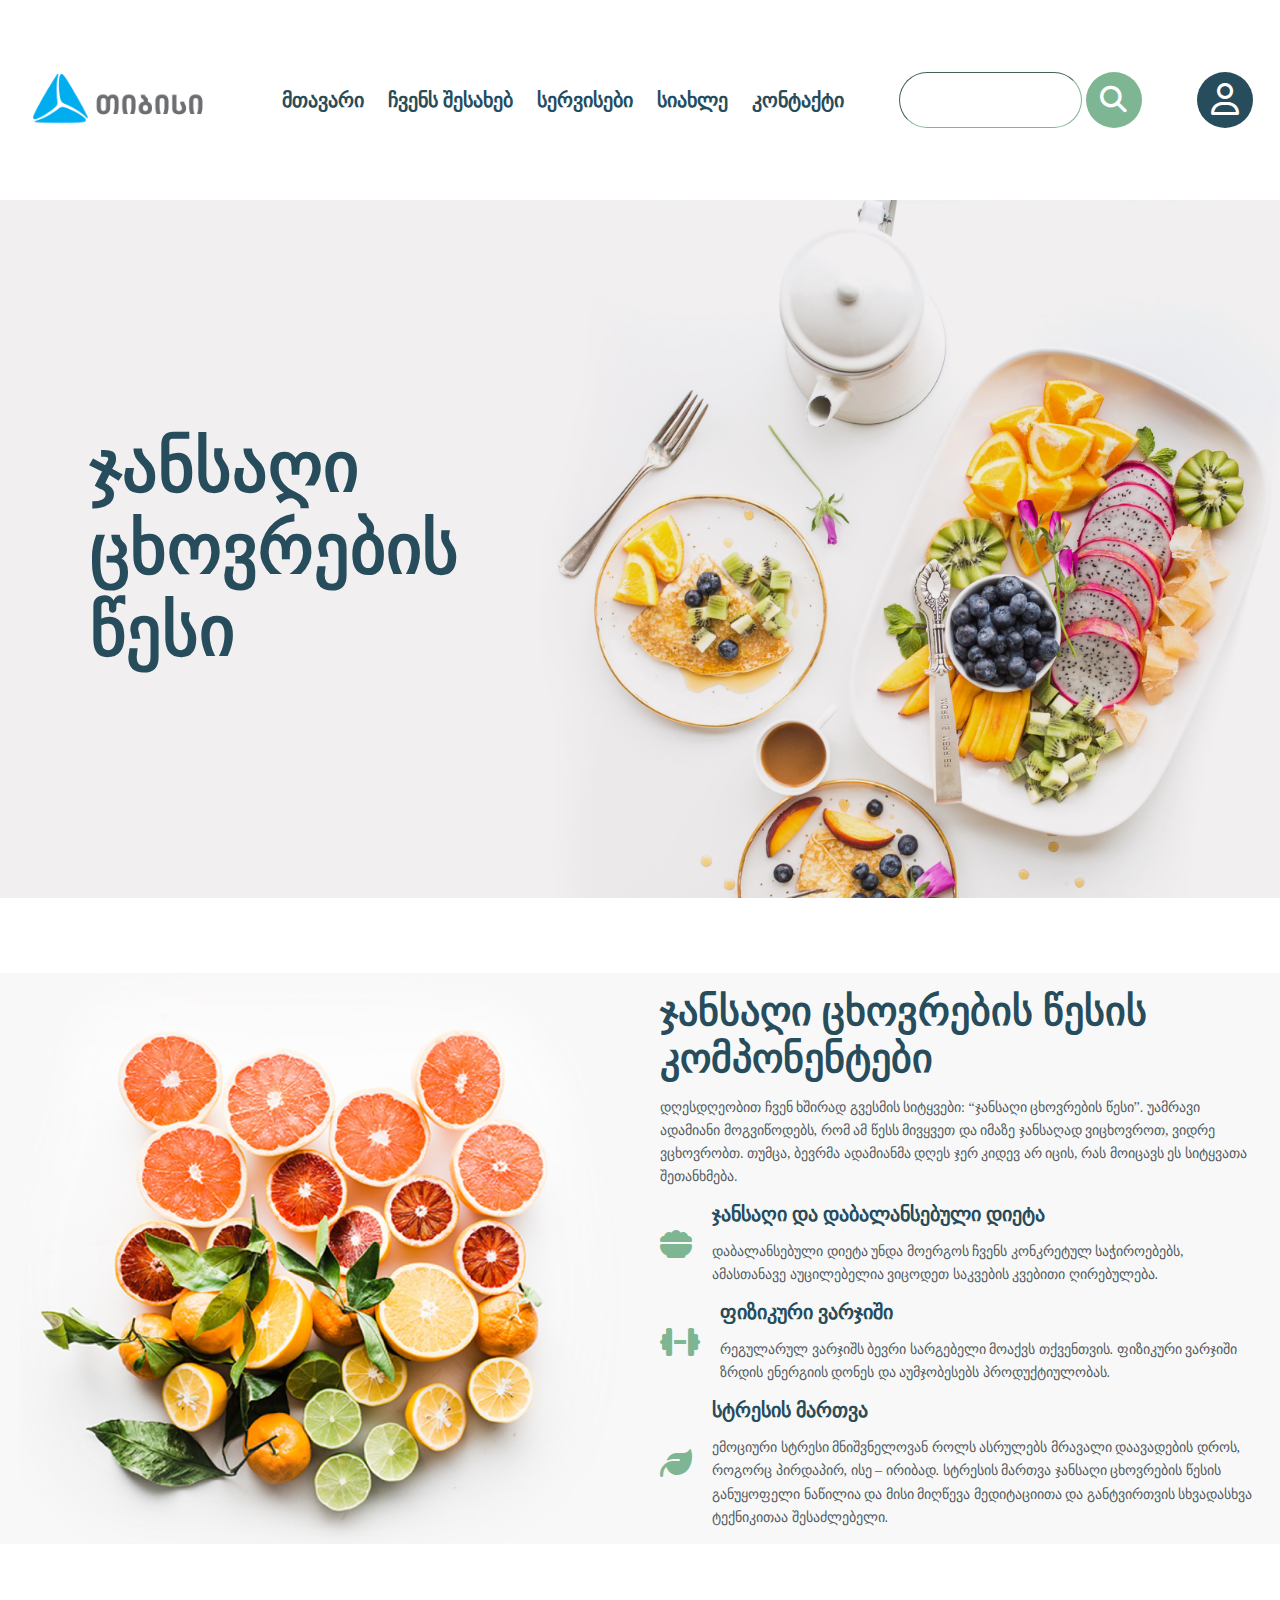
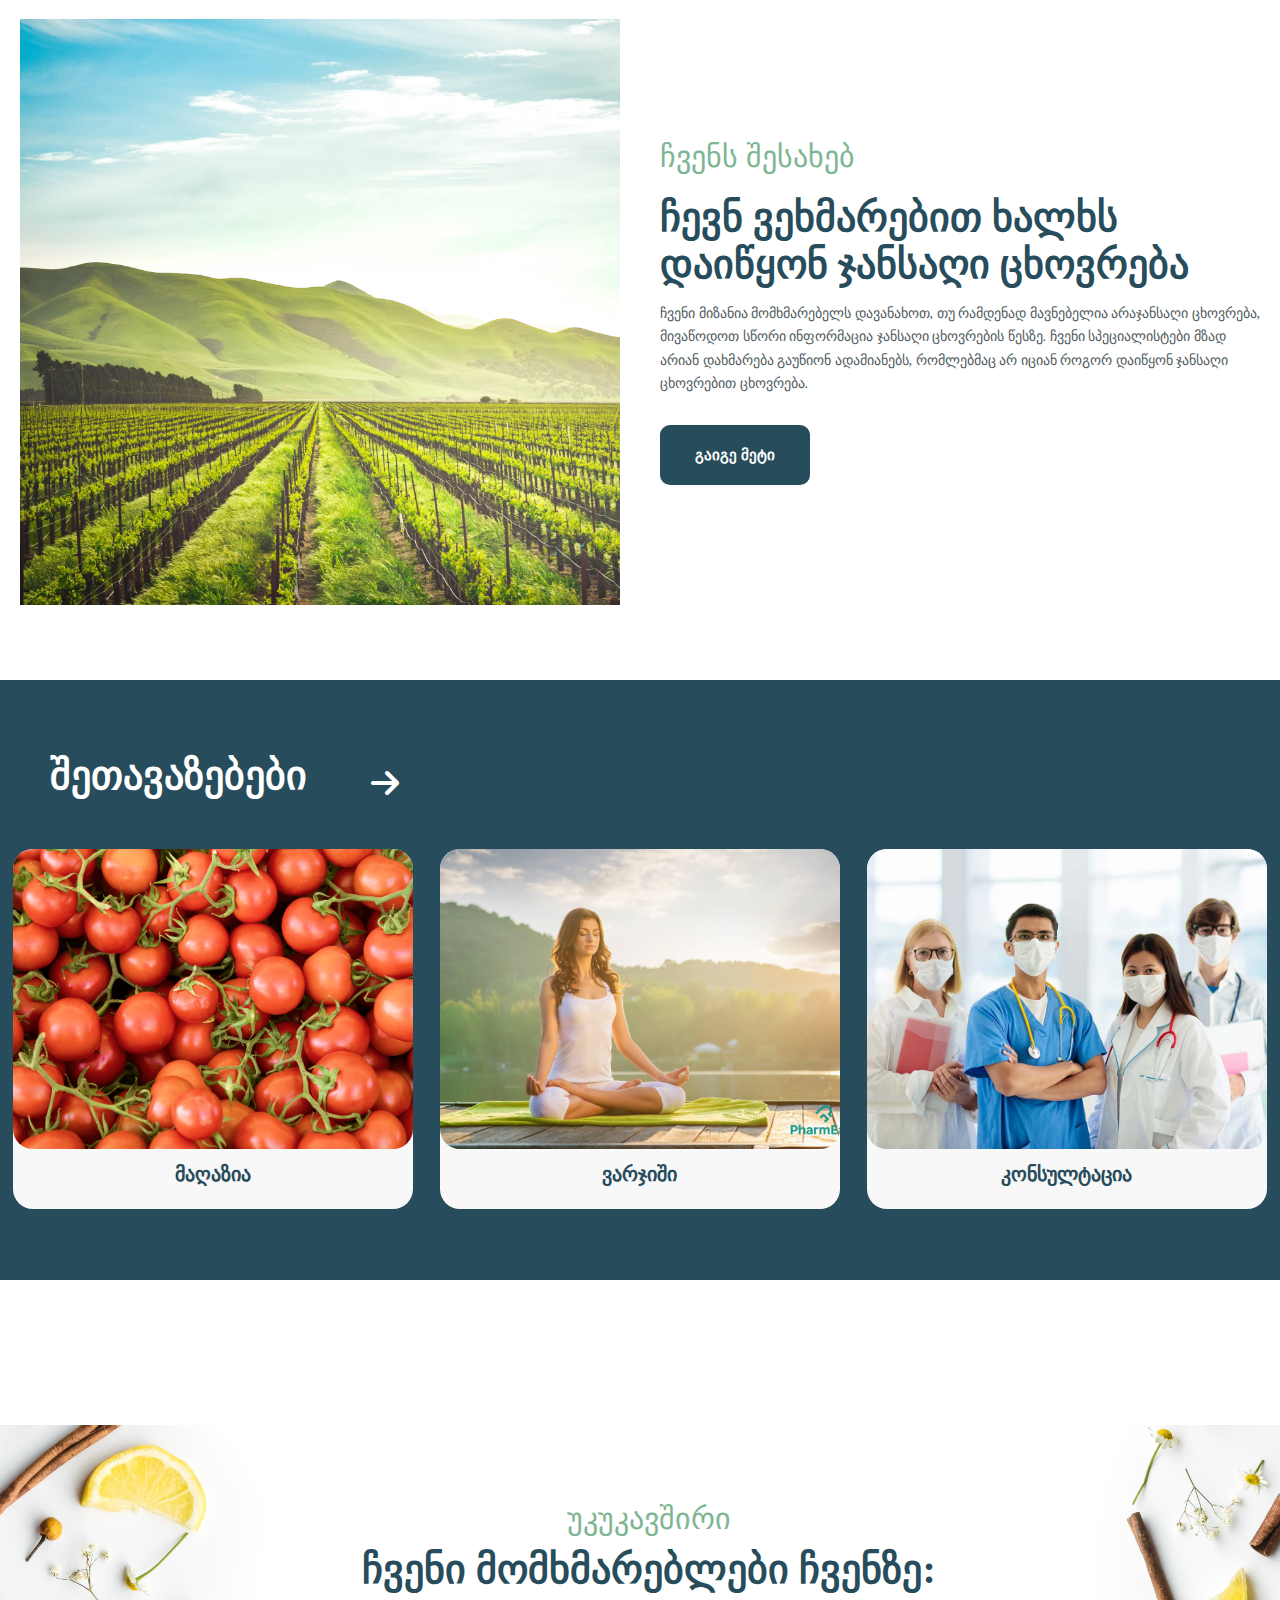
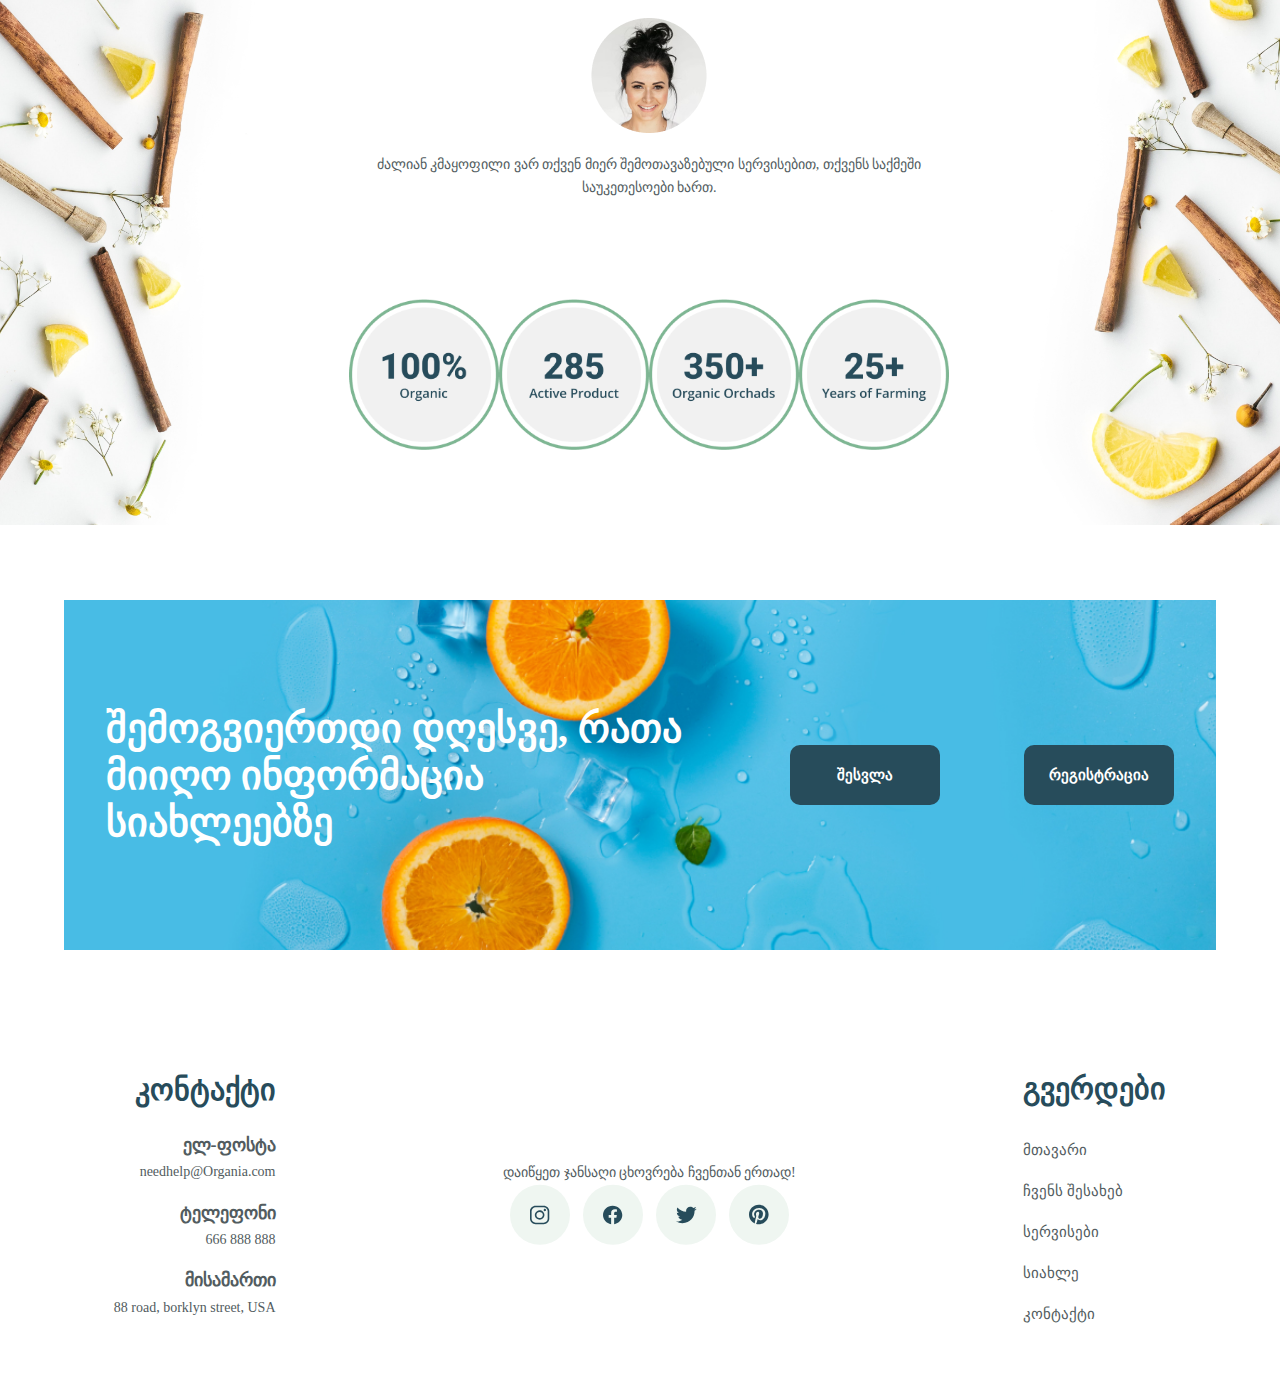
<file: index.html>
<!DOCTYPE html>
<html lang="en">
<head>
    <meta charset="UTF-8">
    <meta name="viewport" content="width=device-width, initial-scale=1.0">
    <title>ketevan paliani</title>
    <link rel="icon" href="https://static.wixstatic.com/shapes/dd97f4_88ccb0a32d854664ac028691bdad9ad7.svg">
    <link rel="stylesheet" 
    href="https://cdnjs.cloudflare.com/ajax/libs/font-awesome/6.4.0/css/all.min.css">
    <link rel="stylesheet" href="css/reset.css">
    <link rel="stylesheet" href="css/index.css">
    <link rel="stylesheet" href="css/indexmedia.css">
</head>
<body>
    <header>
        <a href="https://www.tbceducation.ge/"><img src="images/TBC.png" alt=""></a>
        <nav>
            <ul>
                <li>
                    <a>მთავარი</a>
                </li>
                <li>
                    <a href="pages/about.html">ჩვენს შესახებ</a>
                </li>
                <li>
                    <a href="pages/services.html">სერვისები</a>
                </li>
                <li>
                    <a href="pages/news.html">სიახლე</a>
                </li>
                <li>
                    <a href="pages/contact.html">კონტაქტი</a>
                </li>
            </ul>
        </nav>
        <div class="burger">
            <i class="fa-solid fa-bars fa-2xl" style="color: #000000;"></i>
        </div>
        <form action="/action_page.php">
            <input type="text" de name="search">
            <button type="submit"><i class="fa-solid fa-magnifying-glass fa-2xl"></i></button>
        </form>
        <a href="pages/login.html">
            <div class="account">
                <i class="fa-regular fa-user fa-2xl"></i>
            </div>
        </a>
    </header>
    <section class="homepage1">
        <h1>ჯანსაღი ცხოვრების წესი</h1>
    </section>
    <section class="homepage2">
        <img src="images/2.png" width="600px">
        <div class="info">
            <h2>ჯანსაღი ცხოვრების წესის კომპონენტები</h2>
            <p>დღესდღეობით ჩვენ ხშირად გვესმის სიტყვები: “ჯანსაღი ცხოვრების წესი”. უამრავი ადამიანი მოგვიწოდებს, რომ ამ წესს მივყვეთ და იმაზე ჯანსაღად ვიცხოვროთ, ვიდრე ვცხოვრობთ. თუმცა, ბევრმა ადამიანმა დღეს ჯერ კიდევ არ იცის, რას მოიცავს ეს სიტყვათა შეთანხმება.</p>
            <div class="list">
                <i class="fa-solid fa-bowl-food fa-2xl" style="color: #7eb693;"></i>
                <div class="text">
                    <h3>ჯანსაღი და დაბალანსებული დიეტა</h3>
                    <p>დაბალანსებული დიეტა უნდა მოერგოს ჩვენს კონკრეტულ საჭიროებებს, ამასთანავე აუცილებელია ვიცოდეთ საკვების კვებითი ღირებულება.</p>
                </div>
            </div>
            <div class="list">
                <i class="fa-solid fa-dumbbell fa-2xl" style="color: #7eb693;"></i>
                <div class="text">
                    <h3>ფიზიკური ვარჯიში</h3>
                    <p>რეგულარულ ვარჯიშს ბევრი სარგებელი მოაქვს თქვენთვის. ფიზიკური ვარჯიში ზრდის ენერგიის დონეს და აუმჯობესებს პროდუქტიულობას.</p>
                </div>
            </div>
            <div class="list">
                <i class="fa-solid fa-leaf fa-2xl" style="color: #7eb693;"></i>
                <div class="text">
                    <h3>სტრესის მართვა</h3>
                    <p>ემოციური სტრესი მნიშვნელოვან როლს ასრულებს მრავალი დაავადების დროს, როგორც პირდაპირ, ისე – ირიბად. სტრესის მართვა ჯანსაღი ცხოვრების წესის განუყოფელი ნაწილია და მისი მიღწევა მედიტაციითა და განტვირთვის სხვადასხვა ტექნიკითაა შესაძლებელი.</p>
                </div>
            </div>
        </div>
    </section>
    <section class="homepage3">
        <img src="images/3.jpg" width="600px">
        <div class="info">
            <h4>ჩვენს შესახებ</h4>
            <h2>ჩევნ ვეხმარებით ხალხს დაიწყონ ჯანსაღი ცხოვრება</h2>
            <p>ჩვენი მიზანია მომხმარებელს დავანახოთ, თუ რამდენად მავნებელია არაჯანსაღი ცხოვრება, მივაწოდოთ სწორი ინფორმაცია ჯანსაღი ცხოვრების წესზე. ჩვენი სპეციალისტები მზად არიან დახმარება გაუწიონ ადამიანებს, რომლებმაც არ იციან როგორ დაიწყონ ჯანსაღი ცხოვრებით ცხოვრება.</p>
            <a href="pages/about.html">
                <button type="submit">გაიგე მეტი</button>
            </a>
        </div>
    </section>
    <section class="homepage4">
        <div class="services">
            <h4>შეთავაზებები</h4>
            <a href="pages/services.html"><i class="fa-solid fa-arrow-right fa-2xl" style="color: #ffffff;"></i></a>
        </div>
        <div class="offer">
            <div class="card">
                <img src="images/4.1.png">
                <h3>მაღაზია</h3>
            </div>
            <div class="card">
                <img src="images/4.2.jpg">
                <h3>ვარჯიში</h3>
            </div>
            <div class="card">
                <img src="images/4.3.jpg">
                <h3>კონსულტაცია</h3>
            </div>
        </div>
    </section>
    <section class="homepage5">
        <img src="images/5.1.png" class="sides" height="700px">
        <div class="feedback">
            <h4>უკუკავშირი</h4>
            <h2>ჩვენი მომხმარებლები ჩვენზე:</h2>
            <img src="images/5.2.png">
            <p>ძალიან კმაყოფილი ვარ თქვენ მიერ შემოთავაზებული სერვისებით, თქვენს საქმეში საუკეთესოები ხართ.</p>
            <div class="review">
                <img src="images/5.2.1.png">
                <img src="images/5.2.2.png">
                <img src="images/5.2.3.png">
                <img src="images/5.2.4.png">
            </div>
        </div>
        <img src="images/5.3.png" class="sides" height="700px">
    </section>
    <section class="homepage6">
        <div class="card">
            <h2>შემოგვიერთდი დღესვე, რათა მიიღო ინფორმაცია სიახლეებზე</h2>
            <a href="pages/signUp.html">
                <button type="submit">შესვლა</button>
            </a>
            <a href="pages/login.html">
                <button type="submit">რეგისტრაცია</button>
            </a>
        </div>
    </section>
    <footer>
        <div class="contact">
            <h3>კონტაქტი</h3>
            <h4>ელ-ფოსტა</h4>
            <p>needhelp@Organia.com</p>
            <h4>ტელეფონი</h4>
            <p>666 888 888</p>
            <h4>მისამართი</h4>
            <p>88 road, borklyn street, USA</p>
        </div>
        <div class="message">
            <p>დაიწყეთ ჯანსაღი ცხოვრება ჩვენთან ერთად!</p>
            <div class="icons">
                <img src="images/ig.svg">
                <img src="images/fb.svg">
                <img src="images/twt.svg">
                <img src="images/pin.svg">
            </div>
        </div>
        <div class="pages">
            <h3>გვერდები</h3>
            <nav>
                <ul>
                    <li>
                        <a>მთავარი</a>
                    </li>
                    <li>
                        <a href="pages/about.html">ჩვენს შესახებ</a>
                    </li>
                    <li>
                        <a href="pages/services.html">სერვისები</a>
                    </li>
                    <li>
                        <a href="pages/news.html">სიახლე</a>
                    </li>
                    <li>
                        <a href="pages/contact.html">კონტაქტი</a>
                    </li>
                </ul>
            </nav>
        </div>
    </footer>
</body>
</html>
</file>
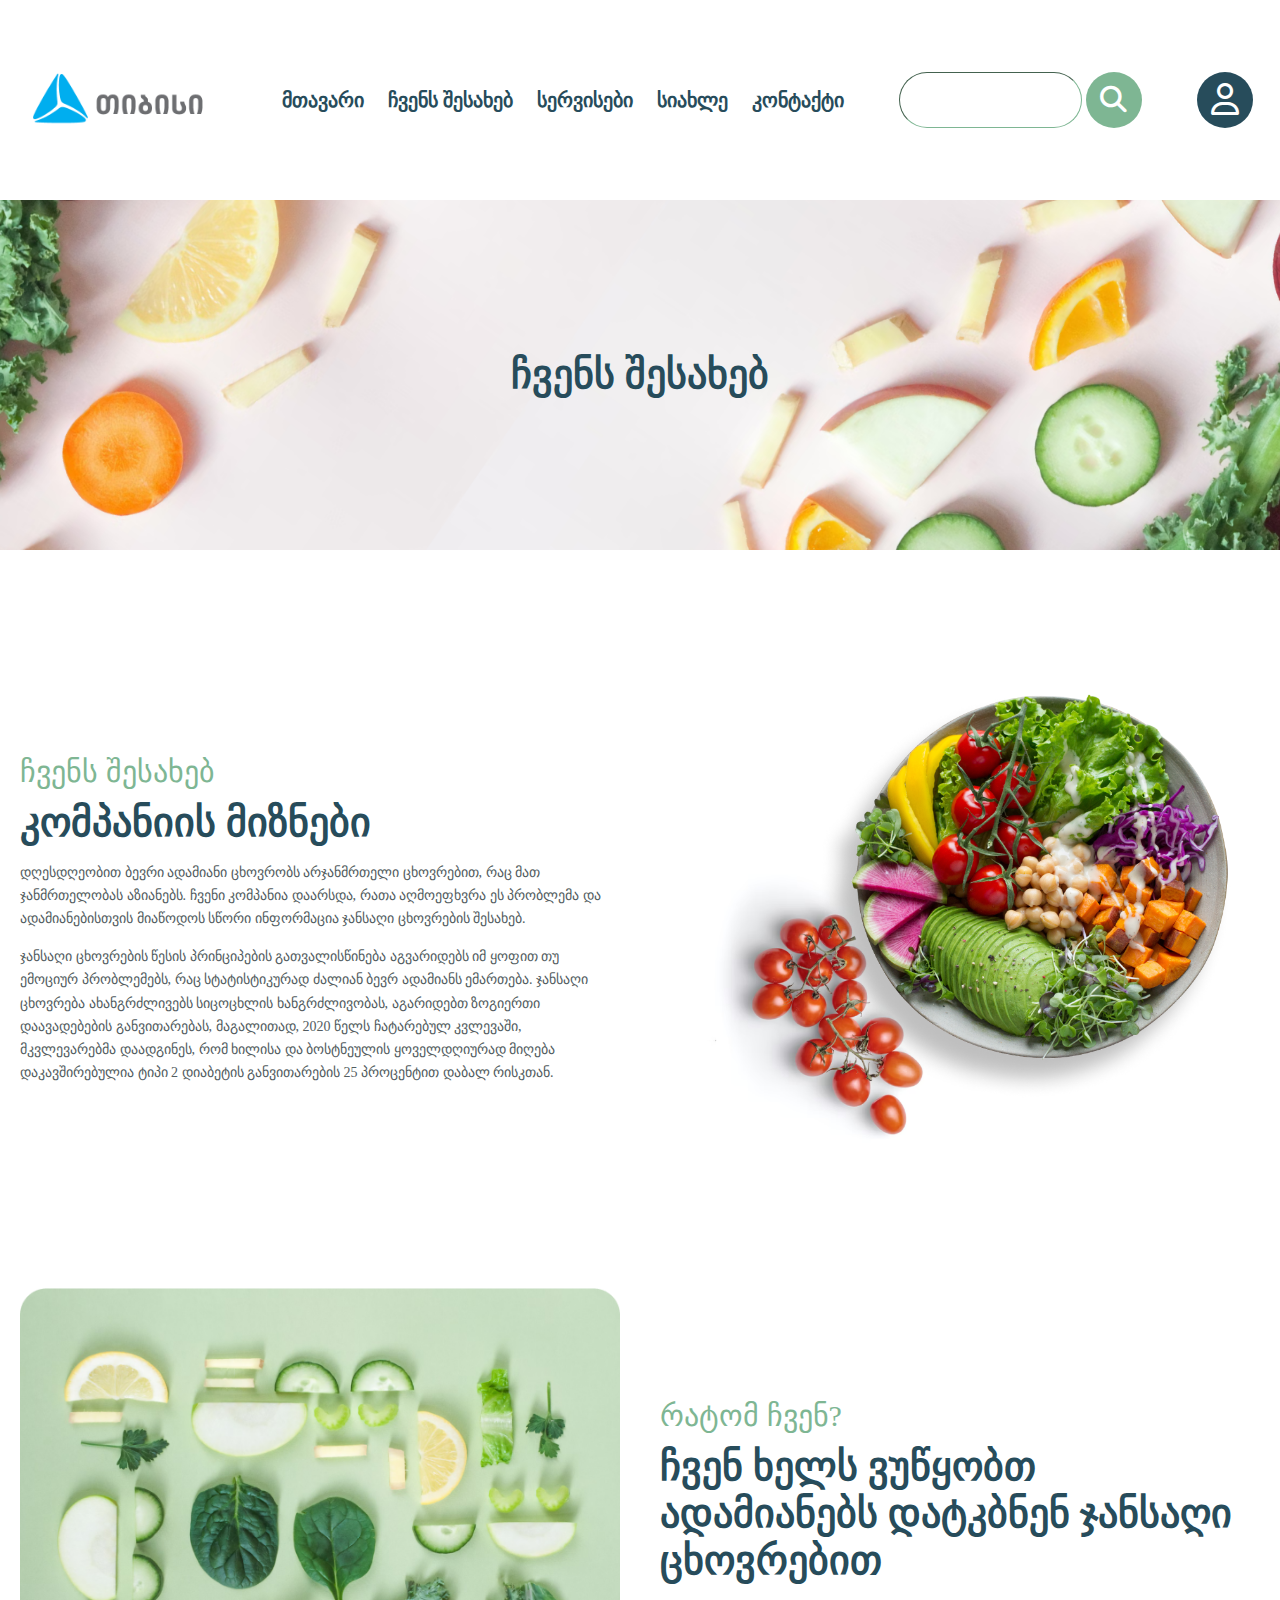
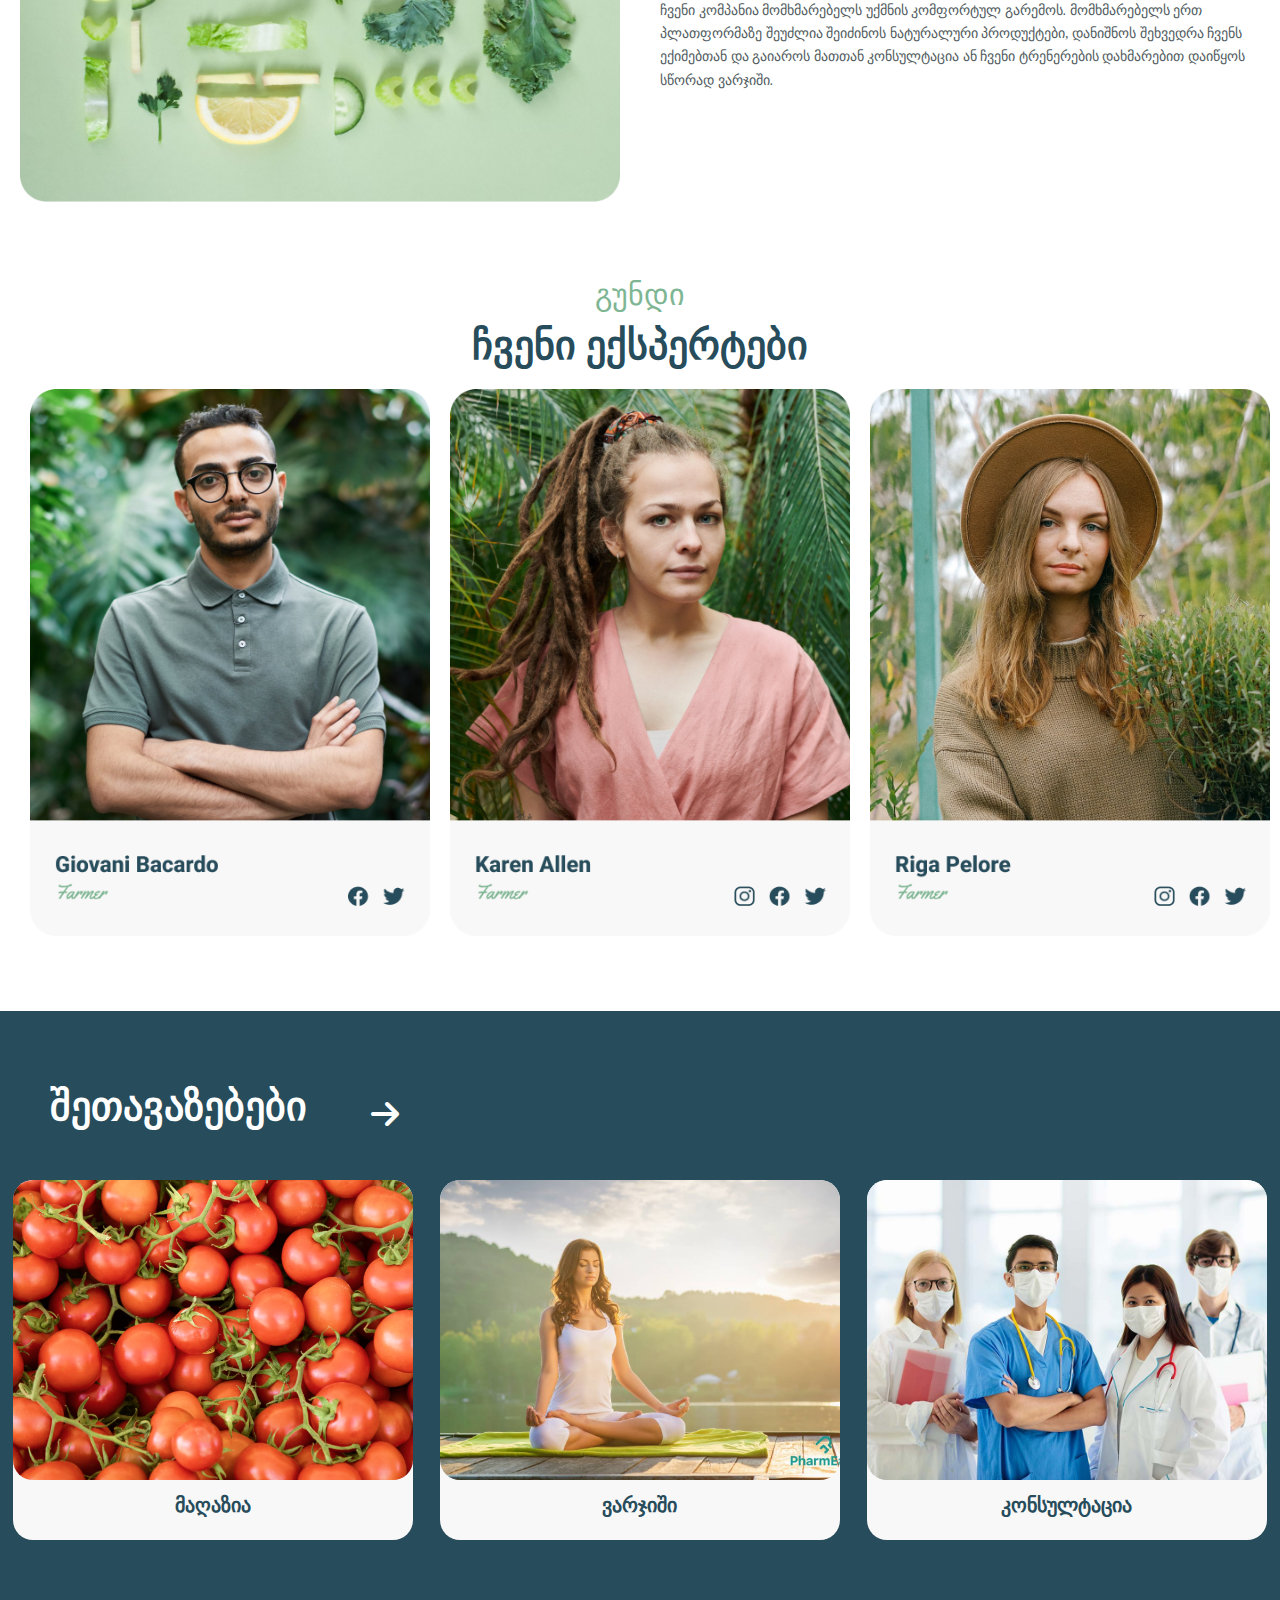
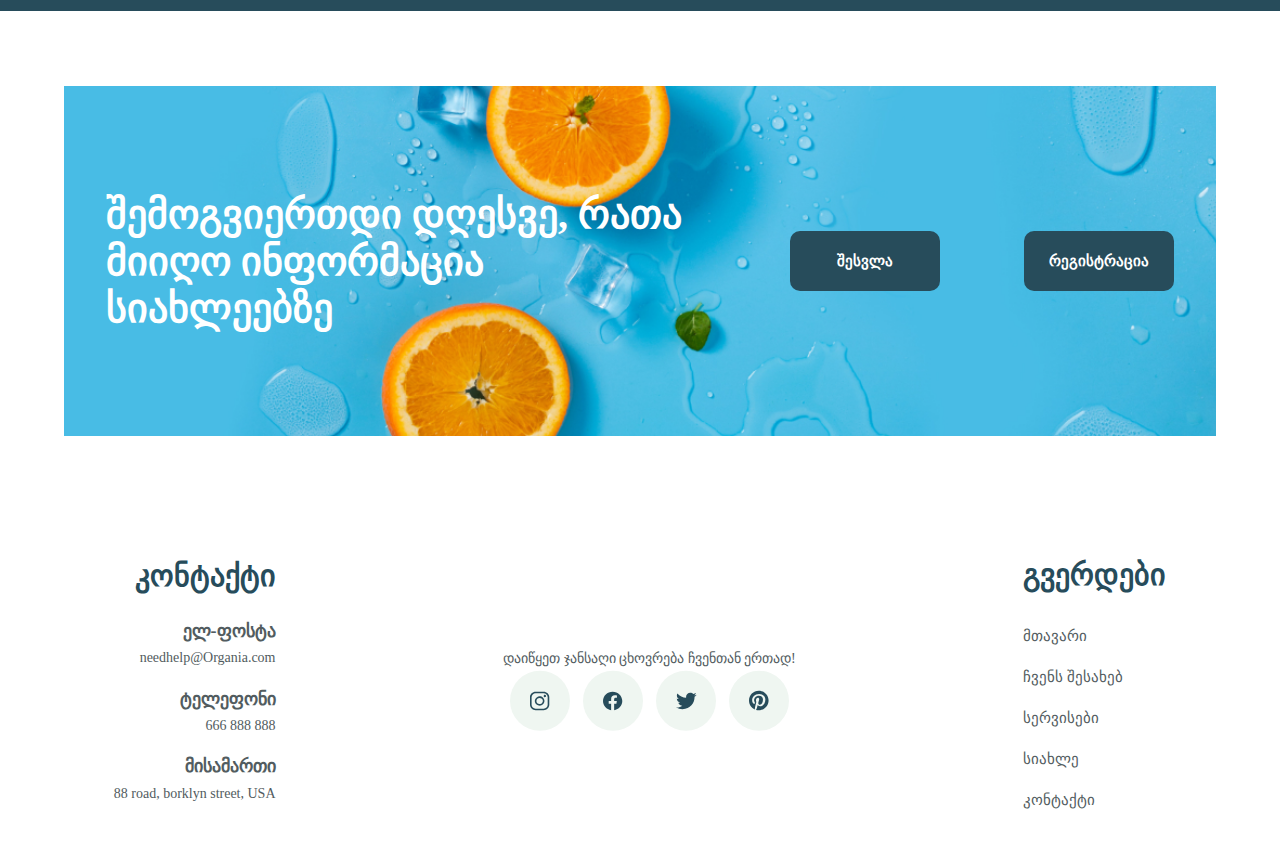
<file: pages/about.html>
<!DOCTYPE html>
<html lang="en">
<head>
    <meta charset="UTF-8">
    <meta name="viewport" content="width=device-width, initial-scale=1.0">
    <title>ketevan paliani</title>
    <link rel="icon" href="https://static.wixstatic.com/shapes/dd97f4_88ccb0a32d854664ac028691bdad9ad7.svg">
    <link rel="stylesheet" 
    href="https://cdnjs.cloudflare.com/ajax/libs/font-awesome/6.4.0/css/all.min.css">
    <link rel="stylesheet" href="../css/reset.css">
    <link rel="stylesheet" href="../css/about.css">
    <link rel="stylesheet" href="../css/aboutmedia.css">
</head>
<body>
    <header>
        <a href="https://www.tbceducation.ge/"><img src="../images/TBC.png" alt=""></a>
        <nav>
            <ul>
                <li>
                    <a href="../index.html">მთავარი</a>
                </li>
                <li>
                    <a href="about.html">ჩვენს შესახებ</a>
                </li>
                <li>
                    <a href="services.html">სერვისები</a>
                </li>
                <li>
                    <a href="news.html">სიახლე</a>
                </li>
                <li>
                    <a href="contact.html">კონტაქტი</a>
                </li>
            </ul>
        </nav>
        <div class="burger">
            <i class="fa-solid fa-bars fa-2xl" style="color: #000000;"></i>
        </div>
        <form action="/action_page.php">
            <input type="text" de name="search">
            <button type="submit"><i class="fa-solid fa-magnifying-glass fa-2xl"></i></button>
        </form>
        <a href="login.html">
            <div class="account">
                <i class="fa-regular fa-user fa-2xl"></i>
            </div>
        </a>
    </header>
    <section class="aboutpage1">
        <h2>ჩვენს შესახებ</h2>
    </section>
    <section class="aboutpage2">
        <div class="info">
            <h4>ჩვენს შესახებ</h4>
            <h2>კომპანიის მიზნები</h2>
            <p>დღესდღეობით ბევრი ადამიანი ცხოვრობს არჯანმრთელი ცხოვრებით, რაც მათ ჯანმრთელობას აზიანებს. ჩვენი კომპანია დაარსდა, რათა აღმოეფხვრა ეს პრობლემა და ადამიანებისთვის მიაწოდოს სწორი ინფორმაცია ჯანსაღი ცხოვრების შესახებ.</p>    
            <p>ჯანსაღი ცხოვრების წესის პრინციპების გათვალისწინება აგვარიდებს იმ ყოფით თუ ემოციურ პრობლემებს, რაც სტატისტიკურად ძალიან ბევრ ადამიანს ემართება. ჯანსაღი ცხოვრება ახანგრძლივებს სიცოცხლის ხანგრძლივობას, აგარიდებთ ზოგიერთი დაავადებების განვითარებას, მაგალითად, 2020 წელს ჩატარებულ კვლევაში, მკვლევარებმა დაადგინეს, რომ ხილისა და ბოსტნეულის ყოველდღიურად მიღება დაკავშირებულია ტიპი 2 დიაბეტის განვითარების 25 პროცენტით დაბალ რისკთან.</p>
        </div>
        <img src="../images/a2.png">
    </section>
    <section class="aboutpage3">
        <img src="../images/a3.png">
        <div class="info">
            <h4>რატომ ჩვენ?</h4>
            <h2>ჩვენ ხელს ვუწყობთ ადამიანებს დატკბნენ ჯანსაღი ცხოვრებით</h2>
            <p>ჩვენი კომპანია მომხმარებელს უქმნის კომფორტულ გარემოს. მომხმარებელს ერთ პლათფორმაზე შეუძლია შეიძინოს ნატურალური პროდუქტები, დანიშნოს შეხვედრა ჩვენს ექიმებთან და გაიაროს მათთან კონსულტაცია ან ჩვენი ტრენერების დახმარებით დაიწყოს სწორად ვარჯიში.</p>
        </div>
    </section>
    <section class="aboutpage4">
        <div class="header">
            <h4>გუნდი</h4>
            <h2>ჩვენი ექსპერტები</h2>
        </div>
        <div class="team">
            <img src="../images/a4.1.png">
            <img src="../images/a4.2.png">
            <img src="../images/a4.3.png">
        </div>
    </section>
    <section class="aboutpage5">
        <div class="services">
            <h4>შეთავაზებები</h4>
            <a href="services.html"><i class="fa-solid fa-arrow-right fa-2xl" style="color: #ffffff;"></i></a>
        </div>
        <div class="offer">
            <div class="card">
                <img src="../images/4.1.png">
                <h3>მაღაზია</h3>
            </div>
            <div class="card">
                <img src="../images/4.2.jpg">
                <h3>ვარჯიში</h3>
            </div>
            <div class="card">
                <img src="../images/4.3.jpg">
                <h3>კონსულტაცია</h3>
            </div>
        </div>
    </section>
    <section class="aboutpage6">
        <div class="card">
            <h2>შემოგვიერთდი დღესვე, რათა მიიღო ინფორმაცია სიახლეებზე</h2>
            <a href="signUp.html">
                <button type="submit">შესვლა</button>
            </a>
            <a href="login.html">
                <button type="submit">რეგისტრაცია</button>
            </a>
        </div>
    </section>
    <footer>
        <div class="contact">
            <h3>კონტაქტი</h3>
            <h4>ელ-ფოსტა</h4>
            <p>needhelp@Organia.com</p>
            <h4>ტელეფონი</h4>
            <p>666 888 888</p>
            <h4>მისამართი</h4>
            <p>88 road, borklyn street, USA</p>
        </div>
        <div class="message">
            <p>დაიწყეთ ჯანსაღი ცხოვრება ჩვენთან ერთად!</p>
            <div class="icons">
                <img src="../images/ig.svg">
                <img src="../images/fb.svg">
                <img src="../images/twt.svg">
                <img src="../images/pin.svg">
            </div>
        </div>
        <div class="pages">
            <h3>გვერდები</h3>
            <nav>
                <ul>
                    <li>
                        <a href="../index.html">მთავარი</a>
                    </li>
                    <li>
                        <a href="about.html">ჩვენს შესახებ</a>
                    </li>
                    <li>
                        <a href="services.html">სერვისები</a>
                    </li>
                    <li>
                        <a href="news.html">სიახლე</a>
                    </li>
                    <li>
                        <a href="contact.html">კონტაქტი</a>
                    </li>
                </ul>
            </nav>
        </div>

    </footer>
</body>
</html>
</file>
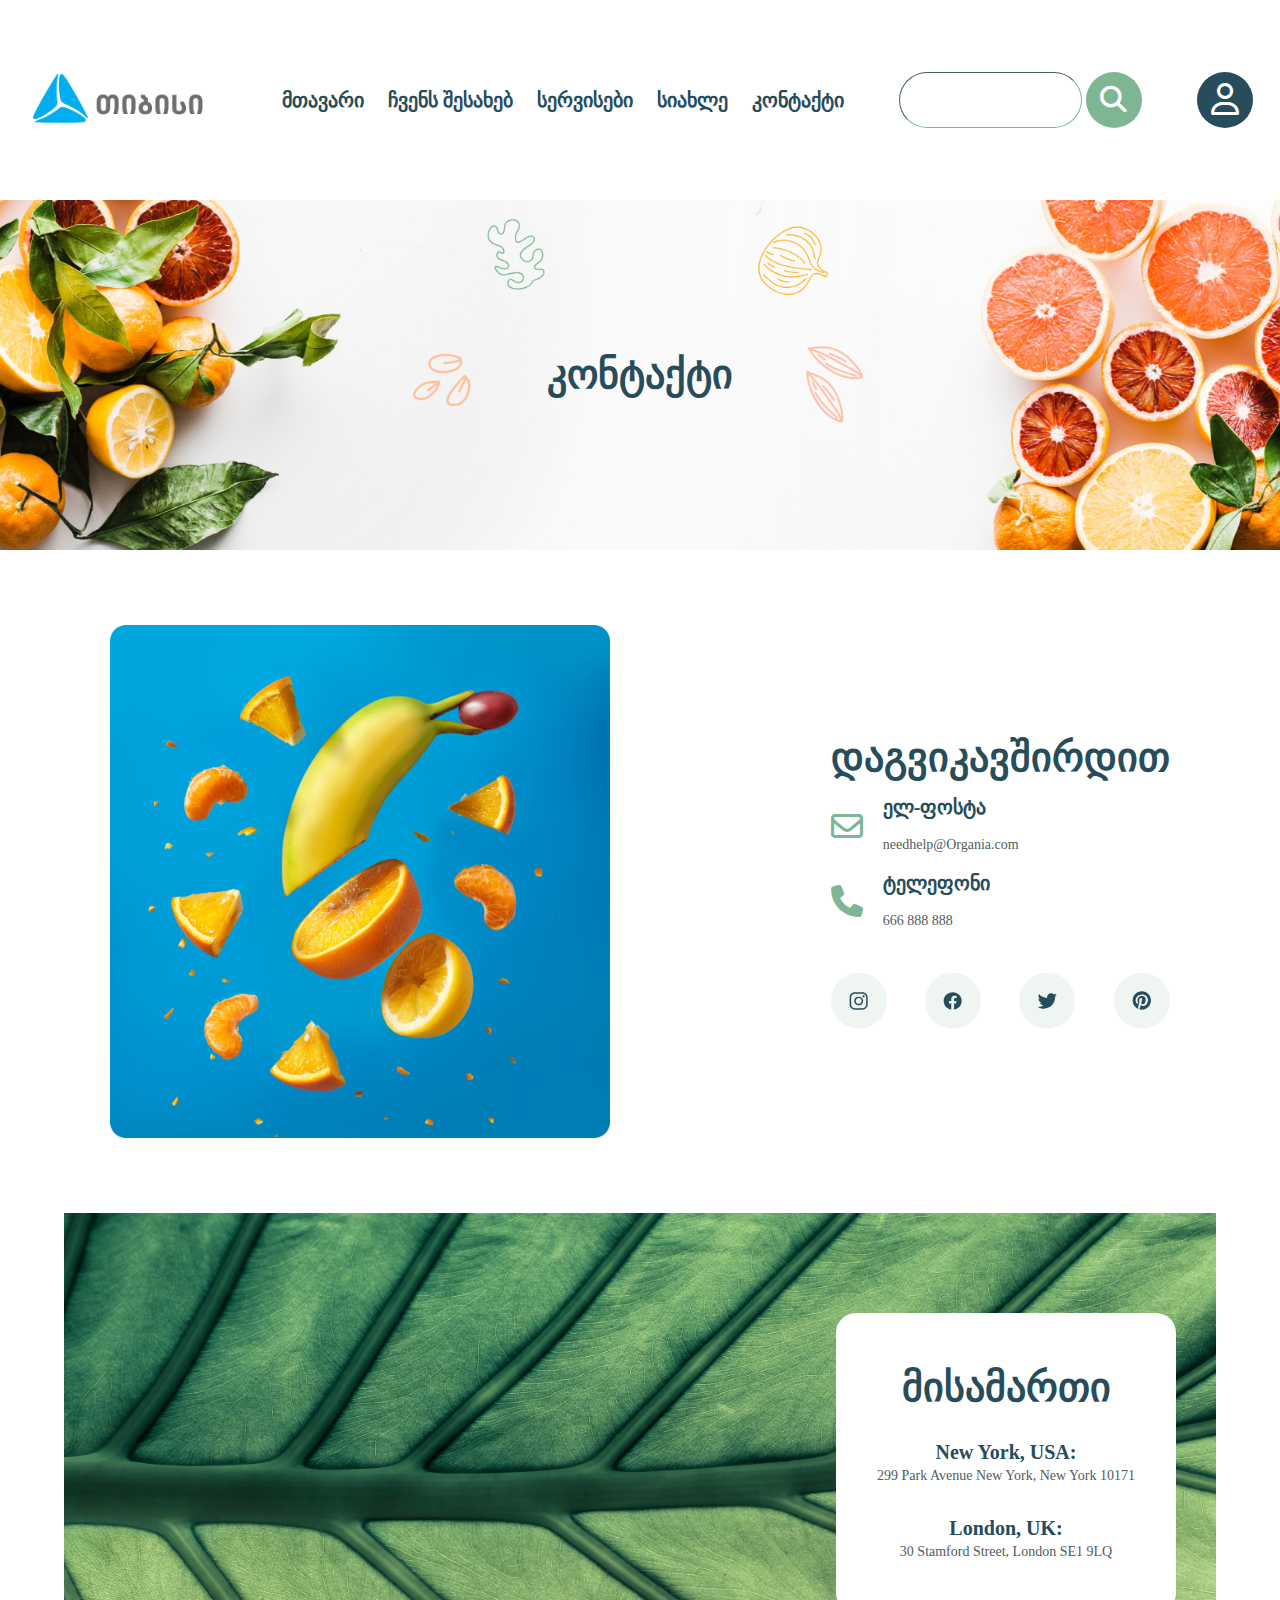
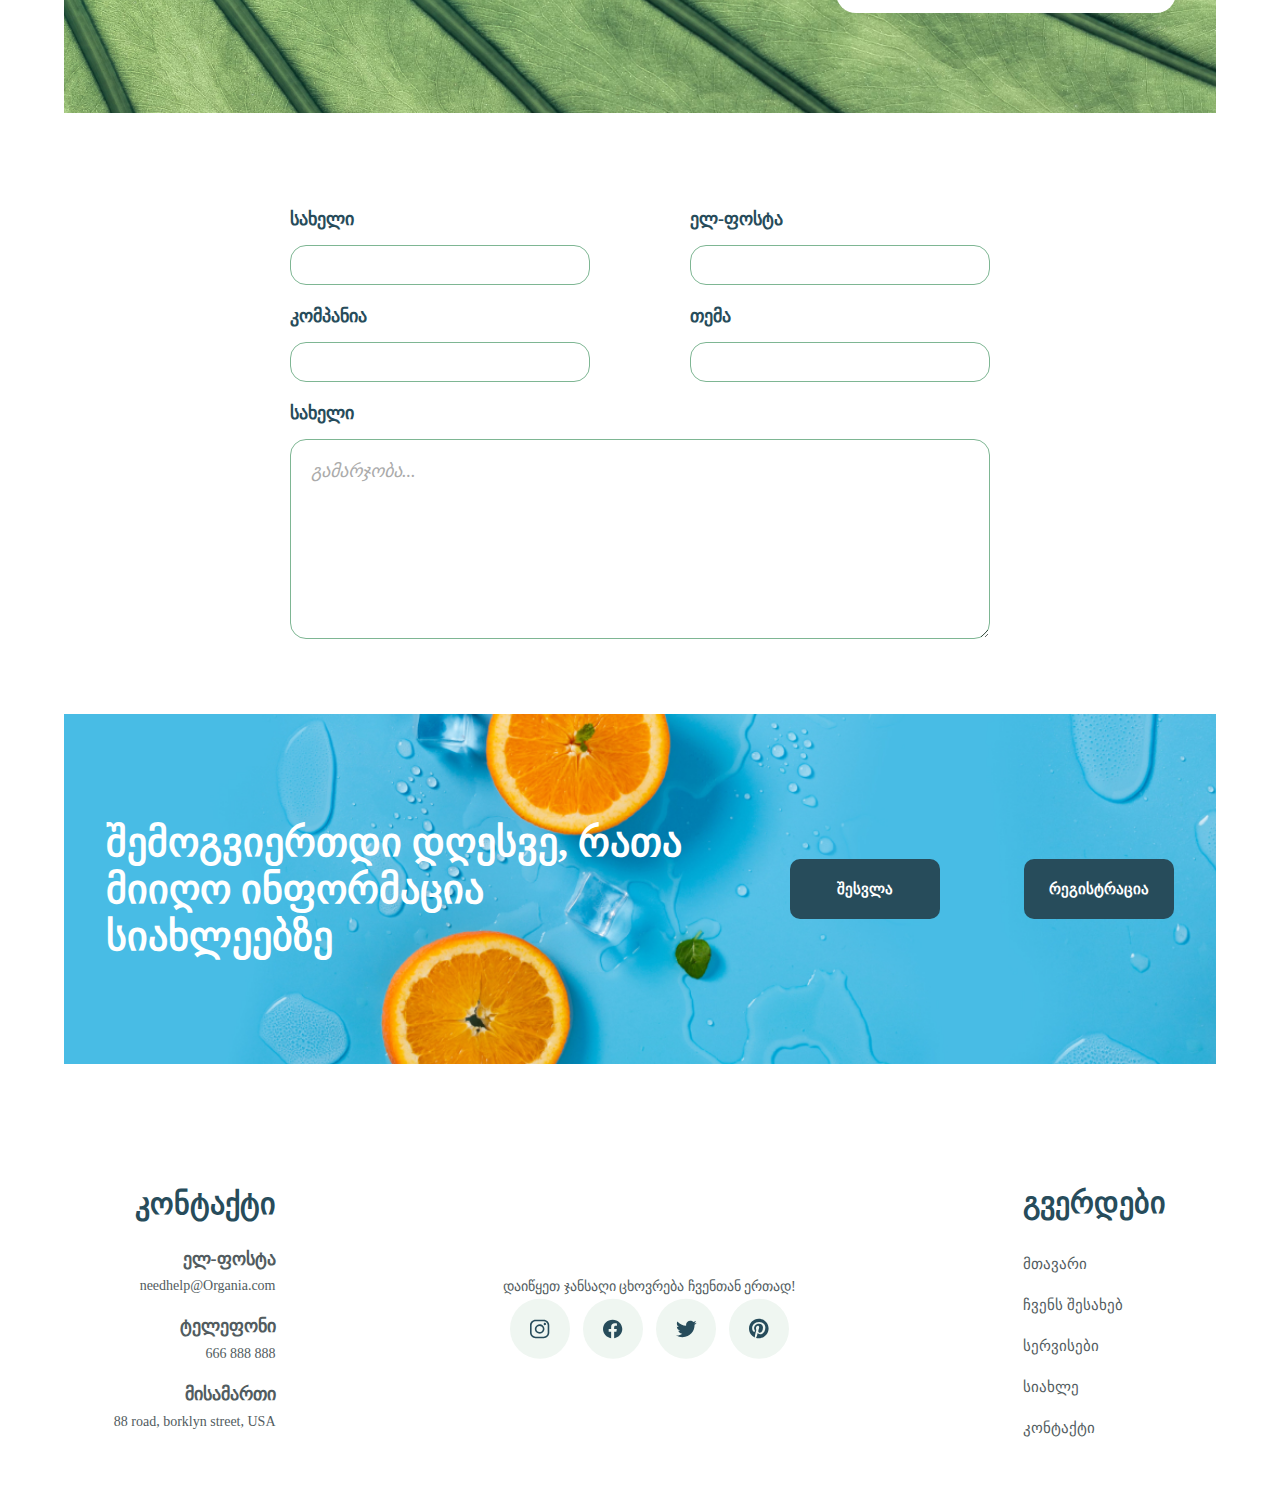
<file: pages/contact.html>
<!DOCTYPE html>
<html lang="en">
<head>
    <meta charset="UTF-8">
    <meta name="viewport" content="width=device-width, initial-scale=1.0">
    <title>ketevan paliani</title>
    <link rel="icon" href="https://static.wixstatic.com/shapes/dd97f4_88ccb0a32d854664ac028691bdad9ad7.svg">
    <link rel="stylesheet" 
    href="https://cdnjs.cloudflare.com/ajax/libs/font-awesome/6.4.0/css/all.min.css">
    <link rel="stylesheet" href="../css/reset.css">
    <link rel="stylesheet" href="../css/contact.css">
    <link rel="stylesheet" href="../css/contactmedia.css">
</head>
<body>
    <header>
        <a href="https://www.tbceducation.ge/"><img src="../images/TBC.png" alt=""></a>
        <nav>
            <ul>
                <li>
                    <a href="../index.html">მთავარი</a>
                </li>
                <li>
                    <a href="about.html">ჩვენს შესახებ</a>
                </li>
                <li>
                    <a href="services.html">სერვისები</a>
                </li>
                <li>
                    <a href="news.html">სიახლე</a>
                </li>
                <li>
                    <a href="contact.html">კონტაქტი</a>
                </li>
            </ul>
        </nav>
        <div class="burger">
            <i class="fa-solid fa-bars fa-2xl" style="color: #000000;"></i>
        </div>
        <form action="/action_page.php">
            <input type="text" de name="search">
            <button type="submit"><i class="fa-solid fa-magnifying-glass fa-2xl"></i></button>
        </form>
        <a href="login.html">
            <div class="account">
                <i class="fa-regular fa-user fa-2xl"></i>
            </div>
        </a>
    </header>
    <section class="contactpage1">
        <h2>კონტაქტი</h2>
    </section>
    <section class="contactpage2">
        <img src="../images/c2.png">
        <div class="info">
            <h2>დაგვიკავშირდით</h2>
            <div class="list">
                <i class="fa-regular fa-envelope fa-2xl" style="color: #7eb693;"></i>
                <div class="text">
                    <h3>ელ-ფოსტა</h3>
                    <p>needhelp@Organia.com</p>
                </div>
            </div>
            <div class="list">
                <i class="fa-solid fa-phone fa-2xl" style="color: #7eb693;"></i>
                <div class="text">
                    <h3>ტელეფონი</h3>
                    <p>666 888 888</p>
                </div>
            </div>
            <div class="icons">
                <img src="../images/ig.svg">
                <img src="../images/fb.svg">
                <img src="../images/twt.svg">
                <img src="../images/pin.svg">
            </div>
        </div>
    </section>
    <section class="contactpage3">
        <div class="card">
            <h2>მისამართი</h2>
            <h3>New York, USA:</h3>
            <p>299 Park Avenue New York, New York 10171</p>
            <h3>London, UK:</h3>
            <p>30 Stamford Street, London SE1 9LQ</p>
        </div>
    </section>
    <section class="contactpage4">
        <form action="">
            <div class="message">
                <label for="fname">სახელი</label>
                <input type="text" id="fname" name="fname">
            </div>
            <div class="message">
                <label for="fname">ელ-ფოსტა</label>
                <input type="text" id="fname" name="fname">
            </div>
            <div class="message">
                <label for="fname">კომპანია</label>
                <input type="text" id="fname" name="fname">
            </div>
            <div class="message">
                <label for="fname">თემა</label>
                <input type="text" id="fname" name="fname">
            </div>
            <div class="message">
                <label for="fname">სახელი</label>
                <textarea name="" id="">გამარჯობა...</textarea>
            </div>
        </form>
    </section>
    <section class="contactpage5">
        <div class="card">
            <h2>შემოგვიერთდი დღესვე, რათა მიიღო ინფორმაცია სიახლეებზე</h2>
            <a href="signUp.html">
                <button type="submit">შესვლა</button>
            </a>
            <a href="login.html">
                <button type="submit">რეგისტრაცია</button>
            </a>
        </div>
    </section>
    <footer>
        <div class="contact">
            <h3>კონტაქტი</h3>
            <h4>ელ-ფოსტა</h4>
            <p>needhelp@Organia.com</p>
            <h4>ტელეფონი</h4>
            <p>666 888 888</p>
            <h4>მისამართი</h4>
            <p>88 road, borklyn street, USA</p>
        </div>
        <div class="message">
            <p>დაიწყეთ ჯანსაღი ცხოვრება ჩვენთან ერთად!</p>
            <div class="icons">
                <img src="../images/ig.svg">
                <img src="../images/fb.svg">
                <img src="../images/twt.svg">
                <img src="../images/pin.svg">
            </div>
        </div>
        <div class="pages">
            <h3>გვერდები</h3>
            <nav>
                <ul>
                    <li>
                        <a href="../index.html">მთავარი</a>
                    </li>
                    <li>
                        <a href="about.html">ჩვენს შესახებ</a>
                    </li>
                    <li>
                        <a href="services.html">სერვისები</a>
                    </li>
                    <li>
                        <a href="news.html">სიახლე</a>
                    </li>
                    <li>
                        <a href="contact.html">კონტაქტი</a>
                    </li>
                </ul>
            </nav>
        </div>

    </footer>
</body>
</html>
</file>
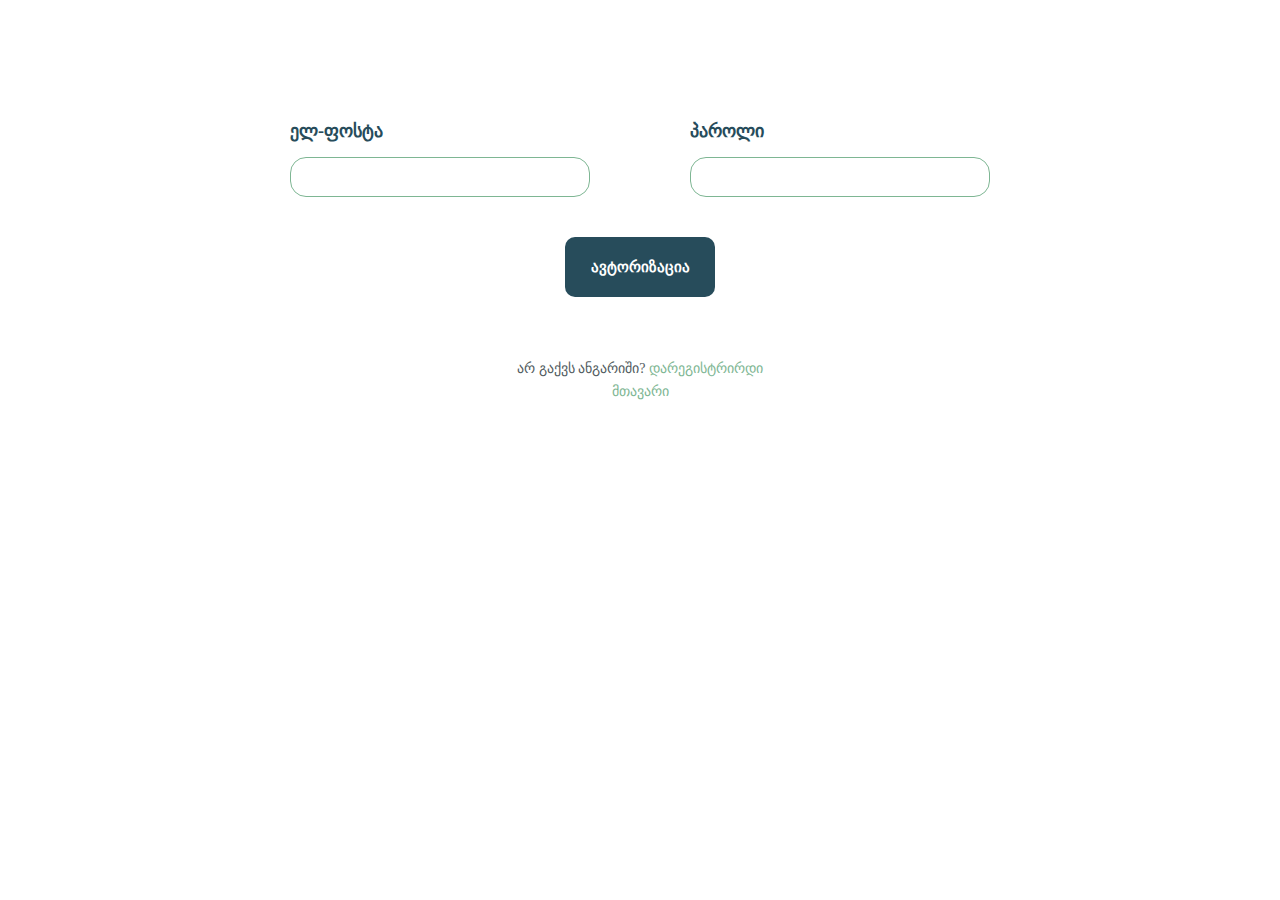
<file: pages/login.html>
<!DOCTYPE html>
<html lang="en">
    <head>
        <meta charset="UTF-8">
        <meta name="viewport" content="width=device-width, initial-scale=1.0">
        <title>ketevan paliani</title>
        <link rel="icon" href="https://static.wixstatic.com/shapes/dd97f4_88ccb0a32d854664ac028691bdad9ad7.svg">
        <link rel="stylesheet" 
        href="https://cdnjs.cloudflare.com/ajax/libs/font-awesome/6.4.0/css/all.min.css">
        <link rel="stylesheet" href="../css/reset.css">
        <link rel="stylesheet" href="../css/login.css">
        <link rel="stylesheet" href="../css/loginmedia.css">
    </head>
<body>
    <section class="login">
        <form action="">
            <div class="message">
                <label for="fname">ელ-ფოსტა</label>
                <input type="text" id="fname" name="fname">
            </div>
            <div class="message">
                <label for="fname">პაროლი</label>
                <input type="text" id="fname" name="fname">
            </div>
        </form>
        <button type="submit">ავტორიზაცია</button>
        <div class="info">
            <p>არ გაქვს ანგარიში?  <a href="signUp.html">დარეგისტრირდი</a></p>
            <a href="../index.html">მთავარი</a>
        </div>
    </section>
</body>
</html>
</file>
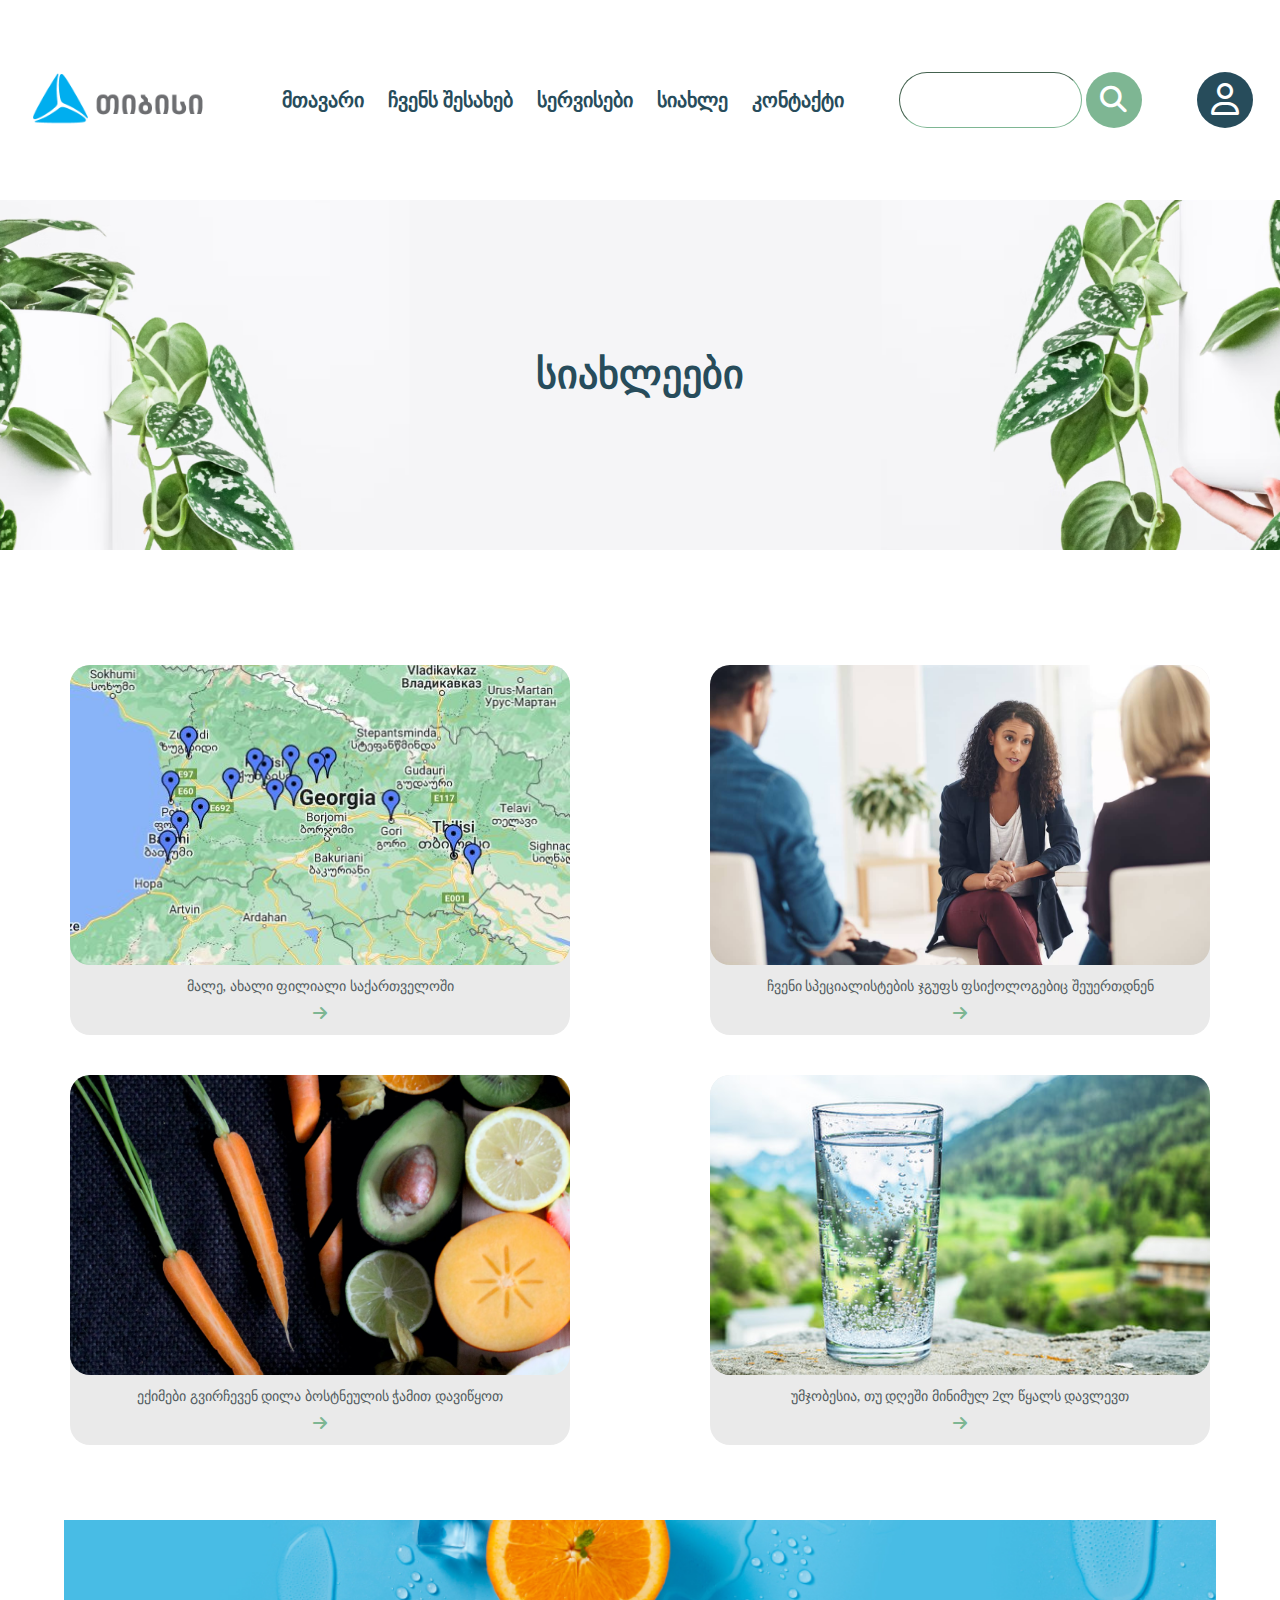
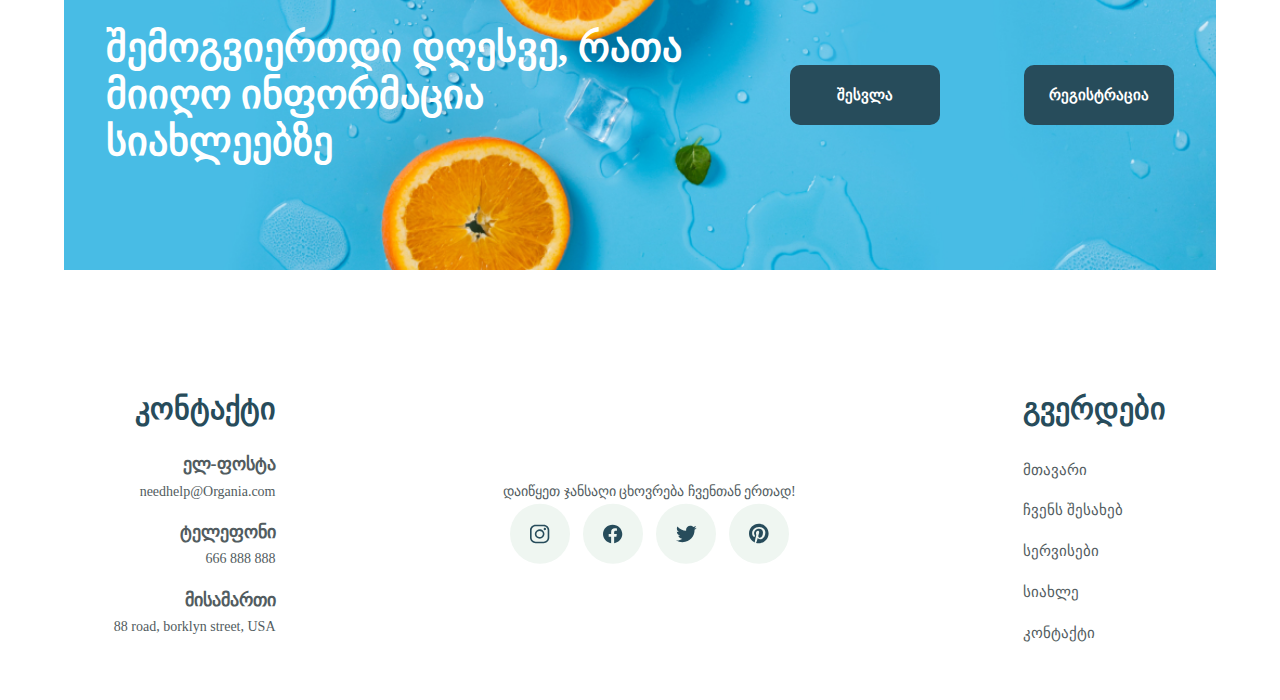
<file: pages/news.html>
<!DOCTYPE html>
<html lang="en">
<head>
    <meta charset="UTF-8">
    <meta name="viewport" content="width=device-width, initial-scale=1.0">
    <title>ketevan paliani</title>
    <link rel="icon" href="https://static.wixstatic.com/shapes/dd97f4_88ccb0a32d854664ac028691bdad9ad7.svg">
    <link rel="stylesheet" 
    href="https://cdnjs.cloudflare.com/ajax/libs/font-awesome/6.4.0/css/all.min.css">
    <link rel="stylesheet" href="../css/reset.css">
    <link rel="stylesheet" href="../css/news.css">
    <link rel="stylesheet" href="../css/newsmedia.css">
</head>
<body>
    <header>
        <a href="https://www.tbceducation.ge/"><img src="../images/TBC.png" alt=""></a>
        <nav>
            <ul>
                <li>
                    <a href="../index.html">მთავარი</a>
                </li>
                <li>
                    <a href="about.html">ჩვენს შესახებ</a>
                </li>
                <li>
                    <a href="services.html">სერვისები</a>
                </li>
                <li>
                    <a href="news.html">სიახლე</a>
                </li>
                <li>
                    <a href="contact.html">კონტაქტი</a>
                </li>
            </ul>
        </nav>
        <div class="burger">
            <i class="fa-solid fa-bars fa-2xl" style="color: #000000;"></i>
        </div>
        <form action="/action_page.php">
            <input type="text" de name="search">
            <button type="submit"><i class="fa-solid fa-magnifying-glass fa-2xl"></i></button>
        </form>
        <a href="login.html">
            <div class="account">
                <i class="fa-regular fa-user fa-2xl"></i>
            </div>
        </a>
    </header>
    <section class="newspage1">
        <h2>სიახლეები</h2>
    </section>
    <section class="newspage2">
        <div class="card">
            <img src="../images/n2.1.jpeg">
            <p>მალე, ახალი ფილიალი საქართველოში</p>
            <i class="fa-solid fa-arrow-right" style="color: #7eb693;"></i>
        </div>
        <div class="card">
            <img src="../images/n2.2.jpg">
            <p>ჩვენი სპეციალისტების ჯგუფს ფსიქოლოგებიც შეუერთდნენ</p>
            <i class="fa-solid fa-arrow-right" style="color: #7eb693;"></i>
        </div>
        <div class="card">
            <img src="../images/n2.3.png">
            <p>ექიმები გვირჩევენ დილა ბოსტნეულის ჭამით დავიწყოთ</p>
            <i class="fa-solid fa-arrow-right" style="color: #7eb693;"></i>
        </div>
        <div class="card">
            <img src="../images/n2.4.jpg">
            <p>უმჯობესია, თუ დღეში მინიმულ 2ლ წყალს დავლევთ</p>
            <i class="fa-solid fa-arrow-right" style="color: #7eb693;"></i>
        </div>
    </section>
    <section class="newspage3">
        <div class="card">
            <h2>შემოგვიერთდი დღესვე, რათა მიიღო ინფორმაცია სიახლეებზე</h2>
            <a href="signUp.html">
                <button type="submit">შესვლა</button>
            </a>
            <a href="login.html">
                <button type="submit">რეგისტრაცია</button>
            </a>
        </div>
    </section>
    <footer>
        <div class="contact">
            <h3>კონტაქტი</h3>
            <h4>ელ-ფოსტა</h4>
            <p>needhelp@Organia.com</p>
            <h4>ტელეფონი</h4>
            <p>666 888 888</p>
            <h4>მისამართი</h4>
            <p>88 road, borklyn street, USA</p>
        </div>
        <div class="message">
            <p>დაიწყეთ ჯანსაღი ცხოვრება ჩვენთან ერთად!</p>
            <div class="icons">
                <img src="../images/ig.svg">
                <img src="../images/fb.svg">
                <img src="../images/twt.svg">
                <img src="../images/pin.svg">
            </div>
        </div>
        <div class="pages">
            <h3>გვერდები</h3>
            <nav>
                <ul>
                    <li>
                        <a href="../index.html">მთავარი</a>
                    </li>
                    <li>
                        <a href="about.html">ჩვენს შესახებ</a>
                    </li>
                    <li>
                        <a href="services.html">სერვისები</a>
                    </li>
                    <li>
                        <a href="news.html">სიახლე</a>
                    </li>
                    <li>
                        <a href="contact.html">კონტაქტი</a>
                    </li>
                </ul>
            </nav>
        </div>

    </footer>
</body>
</html>
</file>
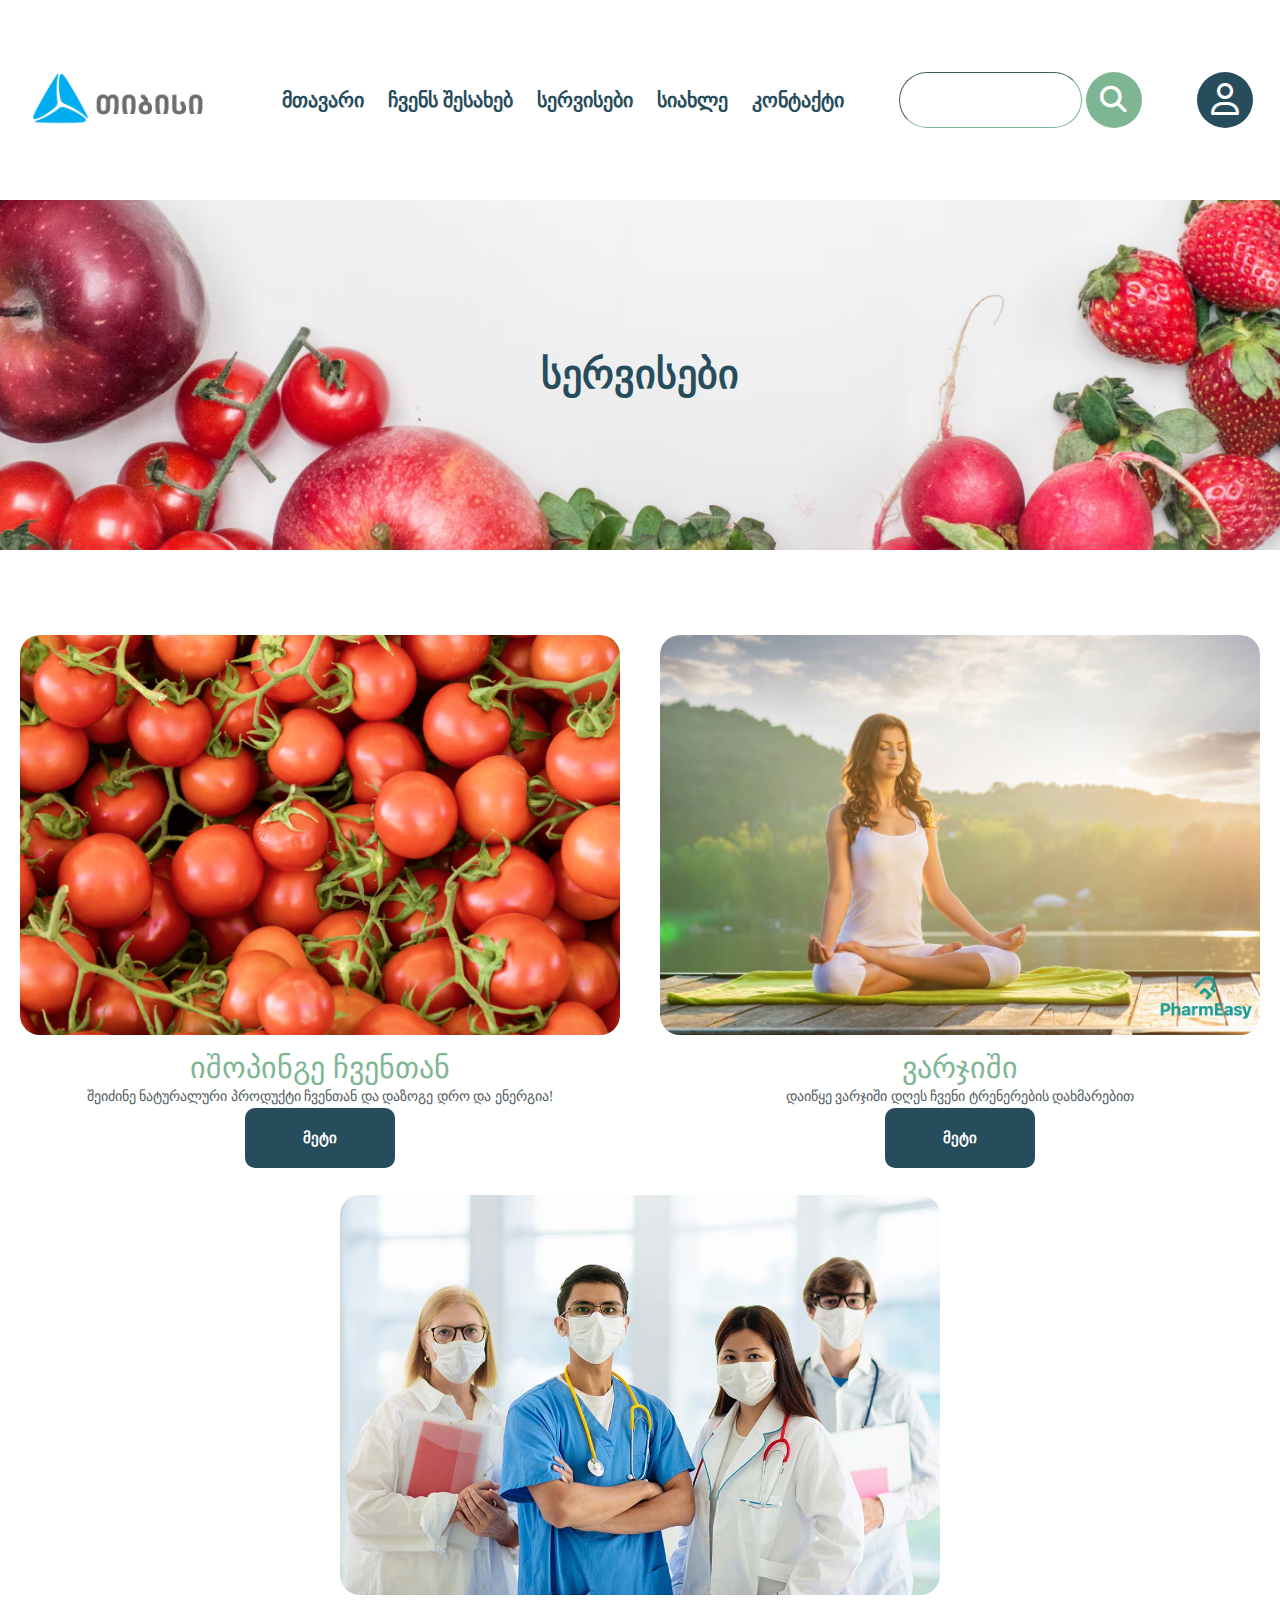
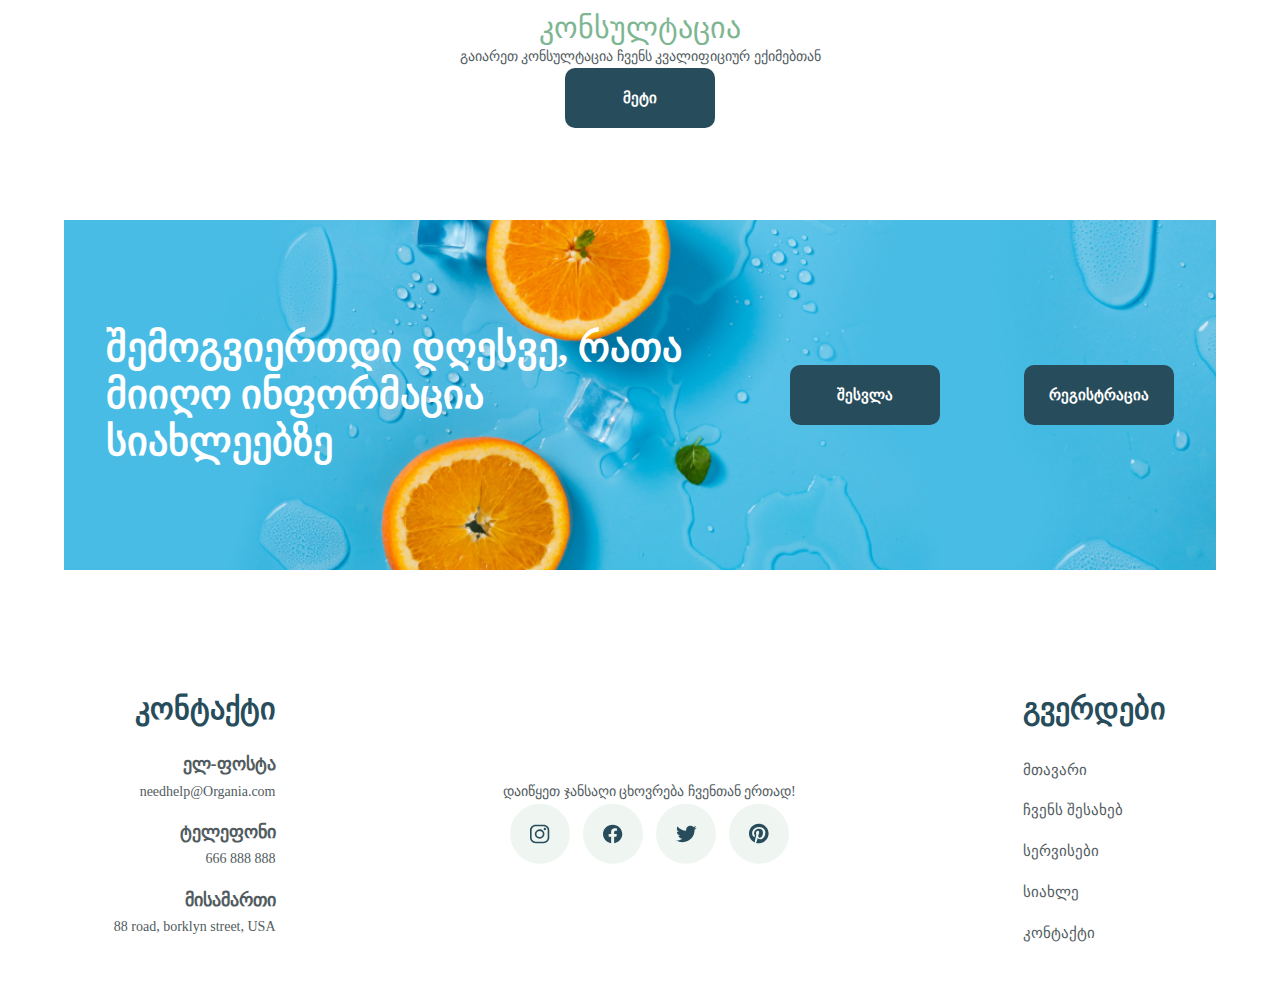
<file: pages/services.html>
<!DOCTYPE html>
<html lang="en">
<head>
    <meta charset="UTF-8">
    <meta name="viewport" content="width=device-width, initial-scale=1.0">
    <title>ketevan paliani</title>
    <link rel="icon" href="https://static.wixstatic.com/shapes/dd97f4_88ccb0a32d854664ac028691bdad9ad7.svg">
    <link rel="stylesheet" 
    href="https://cdnjs.cloudflare.com/ajax/libs/font-awesome/6.4.0/css/all.min.css">
    <link rel="stylesheet" href="../css/reset.css">
    <link rel="stylesheet" href="../css/services.css">
    <link rel="stylesheet" href="../css/servicesmedia.css">
</head>
<body>
    <header>
        <a href="https://www.tbceducation.ge/"><img src="../images/TBC.png" alt=""></a>
        <nav>
            <ul>
                <li>
                    <a href="../index.html">მთავარი</a>
                </li>
                <li>
                    <a href="about.html">ჩვენს შესახებ</a>
                </li>
                <li>
                    <a href="services.html">სერვისები</a>
                </li>
                <li>
                    <a href="news.html">სიახლე</a>
                </li>
                <li>
                    <a href="contact.html">კონტაქტი</a>
                </li>
            </ul>
        </nav>
        <div class="burger">
            <i class="fa-solid fa-bars fa-2xl" style="color: #000000;"></i>
        </div>
        <form action="/action_page.php">
            <input type="text" de name="search">
            <button type="submit"><i class="fa-solid fa-magnifying-glass fa-2xl"></i></button>
        </form>
        <a href="login.html">
            <div class="account">
                <i class="fa-regular fa-user fa-2xl"></i>
            </div>
        </a>
    </header>
    <section class="servicepage1">
        <h2>სერვისები</h2>
    </section>
    <section class="servicepage2">
        <div class="card">
            <img src="../images/4.1.png">
            <h4>იშოპინგე ჩვენთან</h4>
            <p>შეიძინე ნატურალური პროდუქტი ჩვენთან და დაზოგე დრო და ენერგია!</p>
            <button type="submit">მეტი</button>
        </div>
        <div class="card">
            <img src="../images/4.2.jpg">
            <h4>ვარჯიში</h4>
            <p>დაიწყე ვარჯიში დღეს ჩვენი ტრენერების დახმარებით</p>
            <button type="submit">მეტი</button>
        </div>
        <div class="card">
            <img src="../images/4.3.jpg">
            <h4>კონსულტაცია</h4>
            <p>გაიარეთ კონსულტაცია ჩვენს კვალიფიციურ ექიმებთან</p>
            <button type="submit">მეტი</button>
        </div>
    </section>
    <section class="servicepage3">
        <div class="card">
            <h2>შემოგვიერთდი დღესვე, რათა მიიღო ინფორმაცია სიახლეებზე</h2>
            <a href="signUp.html">
                <button type="submit">შესვლა</button>
            </a>
            <a href="login.html">
                <button type="submit">რეგისტრაცია</button>
            </a>
        </div>
    </section>
    <footer>
        <div class="contact">
            <h3>კონტაქტი</h3>
            <h4>ელ-ფოსტა</h4>
            <p>needhelp@Organia.com</p>
            <h4>ტელეფონი</h4>
            <p>666 888 888</p>
            <h4>მისამართი</h4>
            <p>88 road, borklyn street, USA</p>
        </div>
        <div class="message">
            <p>დაიწყეთ ჯანსაღი ცხოვრება ჩვენთან ერთად!</p>
            <div class="icons">
                <img src="../images/ig.svg">
                <img src="../images/fb.svg">
                <img src="../images/twt.svg">
                <img src="../images/pin.svg">
            </div>
        </div>
        <div class="pages">
            <h3>გვერდები</h3>
            <nav>
                <ul>
                    <li>
                        <a href="../index.html">მთავარი</a>
                    </li>
                    <li>
                        <a href="about.html">ჩვენს შესახებ</a>
                    </li>
                    <li>
                        <a href="services.html">სერვისები</a>
                    </li>
                    <li>
                        <a href="news.html">სიახლე</a>
                    </li>
                    <li>
                        <a href="contact.html">კონტაქტი</a>
                    </li>
                </ul>
            </nav>
        </div>

    </footer>
</body>
</html>
</file>
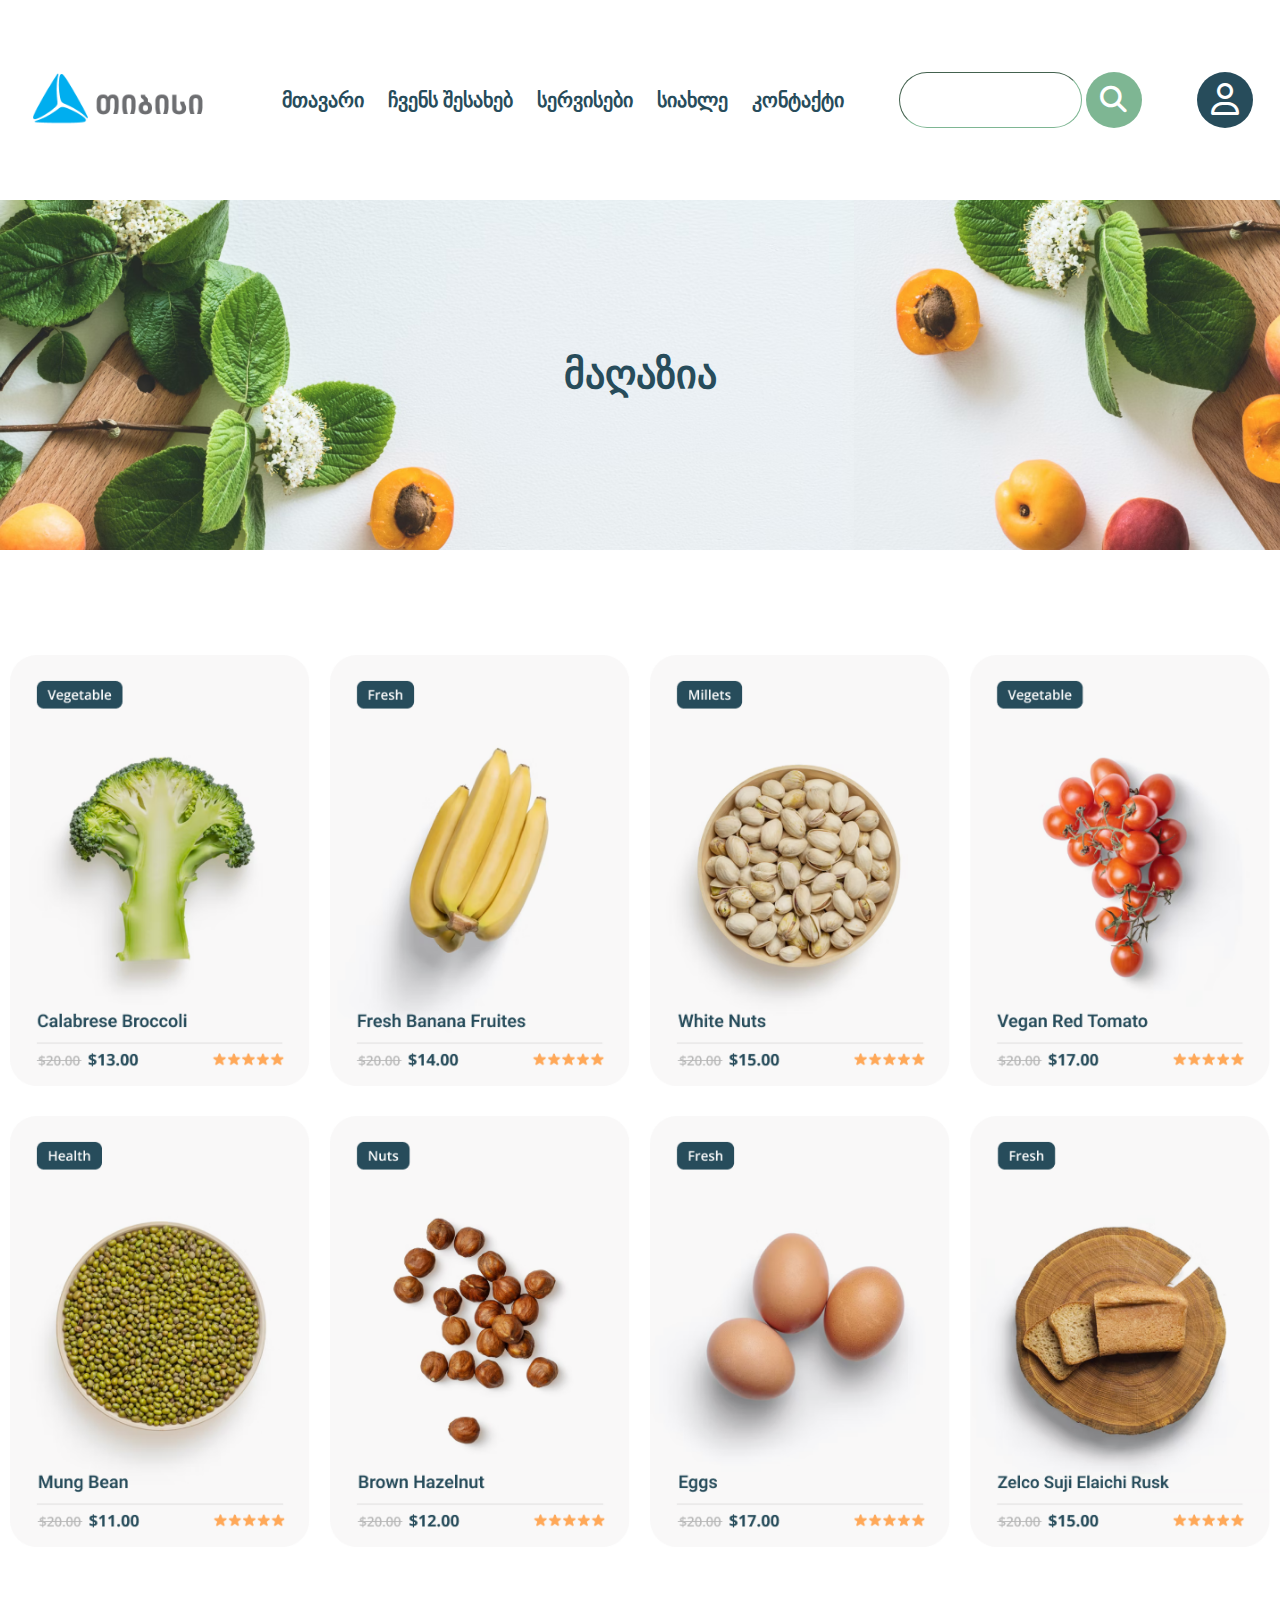
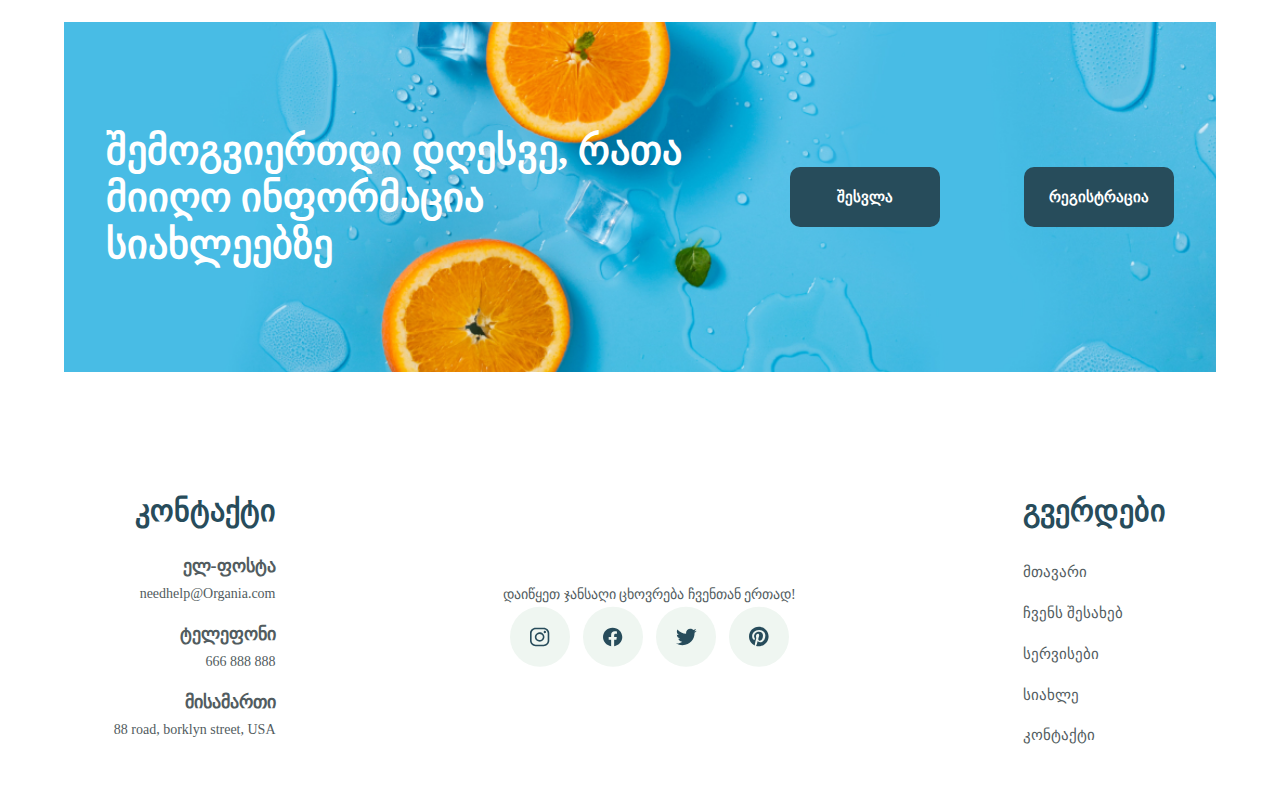
<file: pages/shop.html>
<!DOCTYPE html>
<html lang="en">
<head>
    <meta charset="UTF-8">
    <meta name="viewport" content="width=device-width, initial-scale=1.0">
    <title>ketevan paliani</title>
    <link rel="icon" href="https://static.wixstatic.com/shapes/dd97f4_88ccb0a32d854664ac028691bdad9ad7.svg">
    <link rel="stylesheet" 
    href="https://cdnjs.cloudflare.com/ajax/libs/font-awesome/6.4.0/css/all.min.css">
    <link rel="stylesheet" href="../css/reset.css">
    <link rel="stylesheet" href="../css/shop.css">
    <link rel="stylesheet" href="../css/shopmedia.css">
</head>
<body>
    <header>
        <a href="https://www.tbceducation.ge/"><img src="../images/TBC.png" alt=""></a>
        <nav>
            <ul>
                <li>
                    <a href="../index.html">მთავარი</a>
                </li>
                <li>
                    <a href="about.html">ჩვენს შესახებ</a>
                </li>
                <li>
                    <a href="services.html">სერვისები</a>
                </li>
                <li>
                    <a href="news.html">სიახლე</a>
                </li>
                <li>
                    <a href="contact.html">კონტაქტი</a>
                </li>
            </ul>
        </nav>
        <div class="burger">
            <i class="fa-solid fa-bars fa-2xl" style="color: #000000;"></i>
        </div>
        <form action="/action_page.php">
            <input type="text" de name="search">
            <button type="submit"><i class="fa-solid fa-magnifying-glass fa-2xl"></i></button>
        </form>
        <a href="login.html">
            <div class="account">
                <i class="fa-regular fa-user fa-2xl"></i>
            </div>
        </a>
    </header>
    <section class="shoppage1">
        <h2>მაღაზია</h2>
    </section>
    <section class="shoppage2">
        <img src="../images/shop2.1.png">
        <img src="../images/shop2.2.png">
        <img src="../images/shop2.3.png">
        <img src="../images/shop2.4.png">
        <img src="../images/shop2.5.png">
        <img src="../images/shop2.6.png">
        <img src="../images/shop2.7.png">
        <img src="../images/shop2.8.png">
    </section>
    <section class="shoppage3">
        <div class="card">
            <h2>შემოგვიერთდი დღესვე, რათა მიიღო ინფორმაცია სიახლეებზე</h2>
            <a href="signUp.html">
                <button type="submit">შესვლა</button>
            </a>
            <a href="login.html">
                <button type="submit">რეგისტრაცია</button>
            </a>
        </div>
    </section>
    <footer>
        <div class="contact">
            <h3>კონტაქტი</h3>
            <h4>ელ-ფოსტა</h4>
            <p>needhelp@Organia.com</p>
            <h4>ტელეფონი</h4>
            <p>666 888 888</p>
            <h4>მისამართი</h4>
            <p>88 road, borklyn street, USA</p>
        </div>
        <div class="message">
            <p>დაიწყეთ ჯანსაღი ცხოვრება ჩვენთან ერთად!</p>
            <div class="icons">
                <img src="../images/ig.svg">
                <img src="../images/fb.svg">
                <img src="../images/twt.svg">
                <img src="../images/pin.svg">
            </div>
        </div>
        <div class="pages">
            <h3>გვერდები</h3>
            <nav>
                <ul>
                    <li>
                        <a href="../index.html">მთავარი</a>
                    </li>
                    <li>
                        <a href="about.html">ჩვენს შესახებ</a>
                    </li>
                    <li>
                        <a href="services.html">სერვისები</a>
                    </li>
                    <li>
                        <a href="news.html">სიახლე</a>
                    </li>
                    <li>
                        <a href="contact.html">კონტაქტი</a>
                    </li>
                </ul>
            </nav>
        </div>

    </footer>
</body>
</html>
</file>
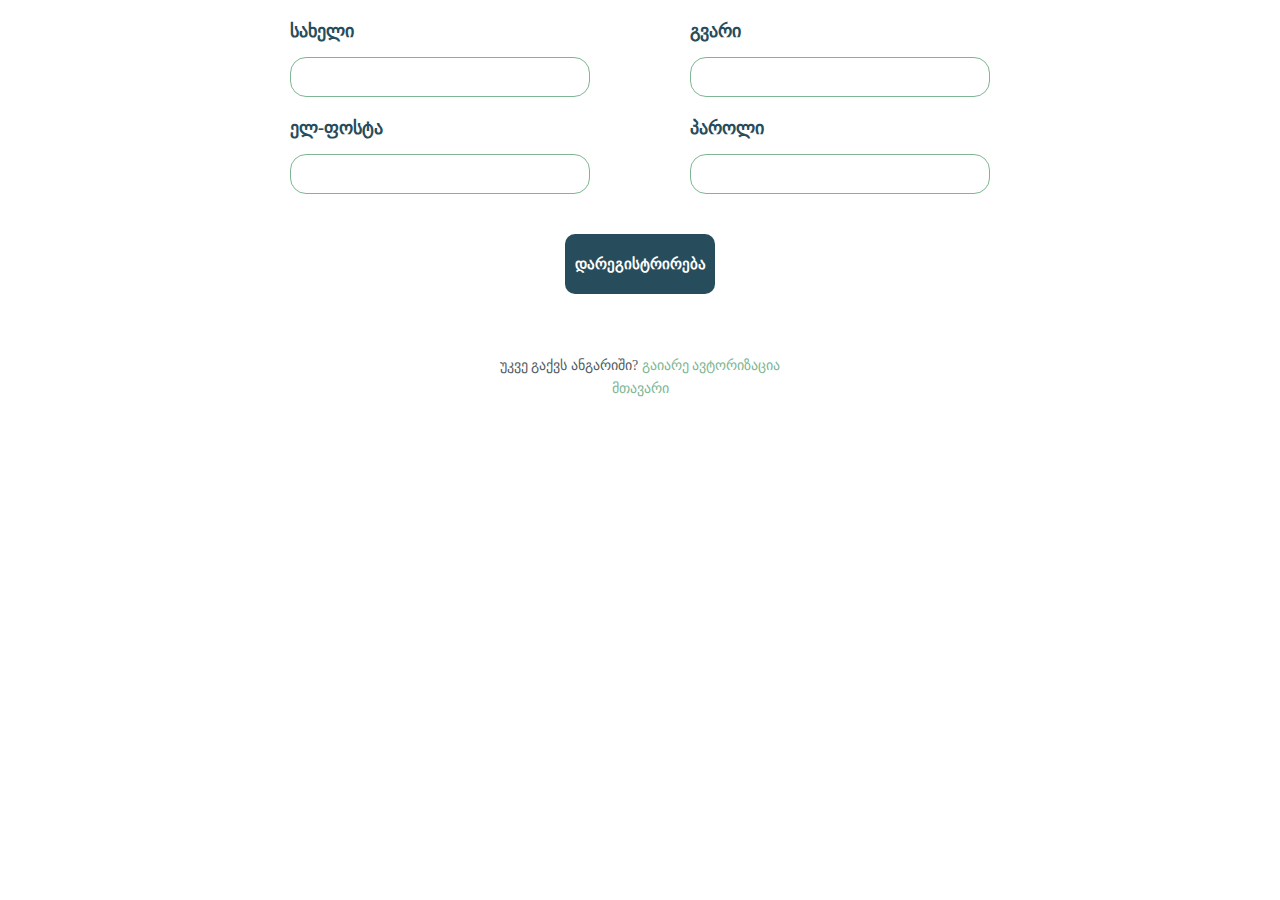
<file: pages/signUp.html>
<!DOCTYPE html>
<html lang="en">
    <head>
        <meta charset="UTF-8">
        <meta name="viewport" content="width=device-width, initial-scale=1.0">
        <title>ketevan paliani</title>
        <link rel="icon" href="https://static.wixstatic.com/shapes/dd97f4_88ccb0a32d854664ac028691bdad9ad7.svg">
        <link rel="stylesheet" 
        href="https://cdnjs.cloudflare.com/ajax/libs/font-awesome/6.4.0/css/all.min.css">
        <link rel="stylesheet" href="../css/reset.css">
        <link rel="stylesheet" href="../css/signup.css">
        <link rel="stylesheet" href="../css/signupmedia.css">
    </head>
<body>
    <section class="signup">
        <form action="">
            <div class="message">
                <label for="fname">სახელი</label>
                <input type="text" id="fname" name="fname">
            </div>
            <div class="message">
                <label for="fname">გვარი</label>
                <input type="text" id="fname" name="fname">
            </div>
            <div class="message">
                <label for="fname">ელ-ფოსტა</label>
                <input type="text" id="fname" name="fname">
            </div>
            <div class="message">
                <label for="fname">პაროლი</label>
                <input type="text" id="fname" name="fname">
            </div>
        </form>
        <button type="submit">დარეგისტრირება</button>
        <div class="info">
            <p>უკვე გაქვს ანგარიში?  <a href="login.html">გაიარე ავტორიზაცია</a></p>
            <a href="../index.html">მთავარი</a>
        </div>
    </section>
</body>
</html>
</file>
<file: css/index.css>
header {
  margin: 69px 0px;
  display: flex;
  align-items: center;
  justify-content: space-around;
}
header img {
  width: 180px;
  display: inline-block;
  vertical-align: top;
}
header nav {
  display: inline-block;
}
header nav li {
  display: inline-block;
}
header nav a {
  margin-left: 20px;
  color: #274C5B;
  font-family: Roboto;
  font-size: 20px;
  font-style: normal;
  font-weight: 700;
  line-height: normal;
}
header nav a:hover {
  color: #476D7D;
}
header input[type=text] {
  border-radius: 36px;
  border-color: #7EB693;
  border-width: 1px;
  height: 56px;
}
header button {
  width: 56px;
  height: 56px;
  border-width: 0px;
  border-radius: 50%;
  background-color: #7EB693;
}
header button i {
  color: #fff;
}
header .account {
  width: 56px;
  height: 56px;
  background-color: #274C5B;
  border-radius: 50%;
  display: flex;
  align-items: center;
  justify-content: center;
}
header .account i {
  color: #fff;
}
header .burger {
  width: 46px;
  height: 46px;
  background-color: #EFD372;
  border-radius: 50%;
  display: flex;
  align-items: center;
  justify-content: center;
  display: none;
}

.homepage1 {
  background-image: url(../images/1.png);
  background-color: #274C5B;
  height: 698px;
  background-position: center;
  background-size: cover;
  position: relative;
  display: flex;
  align-items: center;
}
.homepage1 h1 {
  width: 330px;
  color: #274C5B;
  font-family: Roboto;
  font-size: 70px;
  font-style: normal;
  font-weight: 800;
  line-height: normal;
  position: absolute;
  left: 90px;
}

.homepage2 {
  display: flex;
  justify-content: space-around;
  align-items: center;
  margin-top: 75px;
  background-color: #f9f8f8;
}
.homepage2 .info {
  width: 600px;
}
.homepage2 .info h2 {
  color: #274C5B;
  font-family: Roboto;
  font-size: 40px;
  font-style: normal;
  font-weight: 800;
  line-height: normal;
}
.homepage2 .info p {
  color: #525C60;
  font-family: Open Sans;
  font-size: 14px;
  font-style: normal;
  font-weight: 400;
  line-height: 165.4%; /* 29.772px */
  margin-top: 14px;
}
.homepage2 .info .list {
  margin-top: 14px;
  display: flex;
  align-items: center;
}
.homepage2 .info .list .text {
  margin-left: 20px;
}
.homepage2 .info .list .text h3 {
  color: #274C5B;
  font-family: Roboto;
  font-size: 20px;
  font-style: normal;
  font-weight: 800;
  line-height: normal;
}

.homepage3 {
  display: flex;
  justify-content: space-around;
  align-items: center;
  margin-top: 75px;
}
.homepage3 .info {
  width: 600px;
}
.homepage3 .info h4 {
  color: #7EB693;
  font-family: Yellowtail;
  font-size: 30px;
  font-style: normal;
  font-weight: 400;
  line-height: normal;
  margin-bottom: 20px;
}
.homepage3 .info h2 {
  color: #274C5B;
  font-family: Roboto;
  font-size: 40px;
  font-style: normal;
  font-weight: 800;
  line-height: normal;
}
.homepage3 .info p {
  color: #525C60;
  font-family: Open Sans;
  font-size: 14px;
  font-style: normal;
  font-weight: 400;
  line-height: 165.4%; /* 29.772px */
  margin-top: 14px;
}
.homepage3 .info button {
  margin-top: 30px;
  width: 150px;
  height: 60px;
  background-color: #274C5B;
  border-width: 0px;
  border-radius: 10px;
  color: #FFF;
  font-family: Roboto;
  font-size: 15px;
  font-style: normal;
  font-weight: 700;
  line-height: normal;
}
.homepage3 .info button:hover {
  background-color: #ffffff;
  color: #000;
}

.homepage4 {
  margin-top: 75px;
  background-color: #274C5B;
  height: 600px;
  display: flex;
  flex-direction: column;
  justify-content: center;
}
.homepage4 .services h4 {
  color: #FFF;
  font-family: Roboto;
  font-size: 40px;
  font-style: normal;
  font-weight: 800;
  line-height: normal;
  margin-bottom: 50px;
  margin-left: 50px;
  display: inline-block;
}
.homepage4 .services a {
  display: inline-block;
  margin-left: 60px;
}
.homepage4 .offer {
  display: flex;
  justify-content: space-around;
}
.homepage4 .offer .card {
  background-color: #f9f8f8;
  height: 360px;
  border-radius: 20px;
}
.homepage4 .offer .card img {
  width: 400px;
  height: 300px;
  -o-object-fit: cover;
     object-fit: cover;
  border-radius: 20px;
}
.homepage4 .offer .card h3 {
  margin-top: 10px;
  color: #274C5B;
  font-family: Roboto;
  text-align: center;
  font-size: 20px;
  font-style: normal;
  font-weight: 600;
  line-height: normal;
}

.homepage5 {
  margin-top: 145px;
  display: flex;
  justify-content: space-between;
}
.homepage5 .feedback {
  display: flex;
  flex-direction: column;
  align-items: center;
  justify-content: center;
}
.homepage5 .feedback h4 {
  color: #7EB693;
  font-family: Yellowtail;
  font-size: 30px;
  font-style: normal;
  font-weight: 400;
  line-height: normal;
  margin-bottom: 10px;
}
.homepage5 .feedback h2 {
  color: #274C5B;
  font-family: Roboto;
  font-size: 40px;
  font-style: normal;
  font-weight: 800;
  line-height: normal;
  margin-bottom: 25px;
  text-align: center;
}
.homepage5 .feedback p {
  width: 580px;
  color: #525C60;
  font-family: Open Sans;
  font-size: 14px;
  font-style: normal;
  font-weight: 400;
  line-height: 165.4%; /* 29.772px */
  margin-top: 20px;
  text-align: center;
}
.homepage5 .feedback .review {
  margin-top: 100px;
  display: flex;
  justify-content: space-around;
}
.homepage5 .feedback .review img {
  width: 150px;
}

.homepage6 {
  margin-top: 75px;
}
.homepage6 .card {
  width: 90%;
  margin: 0 auto;
  position: relative;
  background-image: url(../images/6.jpg);
  background-position: center;
  background-size: cover;
  background-repeat: no-repeat;
  height: 350px;
  display: flex;
  justify-content: space-around;
  align-items: center;
}
.homepage6 .card h2 {
  width: 600px;
  color: #FFF;
  font-family: Roboto;
  font-size: 40px;
  font-style: normal;
  font-weight: 800;
  line-height: normal;
}
.homepage6 .card button {
  width: 150px;
  height: 60px;
  background-color: #274C5B;
  border-width: 0px;
  border-radius: 10px;
  color: #FFF;
  font-family: Roboto;
  font-size: 15px;
  font-style: normal;
  font-weight: 700;
  line-height: normal;
}
.homepage6 .card button:hover {
  background-color: #ffffff;
  color: #000;
}

footer {
  margin-top: 75px;
  height: 355px;
  display: flex;
  align-items: center;
  justify-content: space-around;
}
footer h3 {
  color: #274C5B;
  font-family: Roboto;
  font-size: 30px;
  font-style: normal;
  font-weight: 700;
  line-height: normal;
  margin-bottom: 24px;
}
footer .contact h3 {
  text-align: right;
}
footer .contact h4 {
  color: #525C60;
  text-align: right;
  font-family: Open Sans;
  font-size: 18px;
  font-style: normal;
  font-weight: 700;
  line-height: 165%; /* 29.7px */
}
footer .contact p {
  color: #525C60;
  font-family: Open Sans;
  font-size: 14px;
  font-style: normal;
  font-weight: 400;
  line-height: 165.4%; /* 29.772px */
  text-align: right;
  margin-bottom: 15px;
}
footer .message p {
  color: #525C60;
  font-family: Open Sans;
  font-size: 14px;
  font-style: normal;
  font-weight: 400;
  line-height: 165.4%; /* 29.772px */
}
footer .message .icons {
  display: flex;
  justify-content: space-around;
}
footer .pages a {
  color: #525C60;
  font-family: Open Sans;
  font-size: 15px;
  font-style: normal;
  font-weight: 400;
  line-height: 272.9%; /* 49.122px */
}/*# sourceMappingURL=index.css.map */
</file>
<file: css/indexmedia.css>
@media (max-width: 1240px){
    header img{
        width: 150px;
    }
    header nav a{
        font-size: 15px;
    }
    header input[type=text]{
        display: none;
    }
    header button{
        width: 46px;
        height: 46px;
    }
    header .account{
        width: 46px;
        height: 46px;
    }
    .homepage1{
        height: 550px
    }
    .homepage1 h1{
        width: 450px;
        font-size: 50px;
        left: 70px;
    }
    .homepage2 img{
        width: 520px;
    }
    .homepage2 .info{
        width: 500px;
    }
    .homepage2 .info h2{
        font-size: 30px;
    }
    .homepage2 .info p{
        font-size: 12px;
    }
    .homepage2 .info .list .text h3{
        font-size: 16px;
    }
    .homepage3 img{
        width: 520px;
    }
    .homepage3 .info{
        width: 500px;
    }
    .homepage3 .info h4{
        font-size: 23px;
    }
    .homepage3 .info h2{
        font-size: 30px;
    }
    .homepage3 .info p{
        font-size: 12px;
    }
    .homepage3 .info button{
        width: 130px;
        height: 40px;
        font-size: 12px;
    }
    .homepage4{
        height: 530px;
    }
    .homepage4 .services h4{
        font-size: 30px;
        margin-bottom: 40px;
    }
    .homepage4 .services a{
        margin-left: 35px;
    }
    .homepage4 .offer .card{
        height: 280px;
    }
    .homepage4 .offer .card img{
        width: 330px;
        height: 230px;
    }
    .homepage4 .offer .card h3{
        font-size: 15px;
    }
    .homepage5 .feedback h4{
        font-size: 23px;
    }
    .homepage5 .feedback h2{
        font-size: 30px;
    }
    .homepage5 .feedback p{
        font-size: 12px;
    }
    .homepage5 .feedback .review img{
        width: 130px;
    }
    .homepage6 .card{
        height: 260px;
    }
    .homepage6 .card h2{
        width: 500px;
        font-size: 30px;
    }
    .homepage6 .card button{
        width: 130px;
        height: 40px;
        font-size: 12px;
    }
    footer{
        height: 300px;
    }
    footer h3{
        font-size: 23px;
    }
    footer .contact h4{
        font-size: 15px;
    }
    footer .contact p{
        font-size: 12px;
    }
    footer .message p{
        font-size: 12px;
    }
    footer .pages a{
        font-size: 12px;
    }
}
@media (max-width: 1100px){
    .homepage1{
        height: 400px;
    }
    .homepage2 img{
        width: 420px;
    }
    .homepage2 .info{
        width: 400px;
    }
    .homepage3 img{
        width: 420px;
    }
    .homepage3 .info{
        width: 400px;
    }
    .homepage4{
        height: 400px;
    }
    .homepage4 .offer .card{
        height: 200px;
    }
    .homepage4 .offer .card img{
        width: 270px;
        height: 160px;
    }
    .homepage5 .sides{
        height: 600px;
    }
    .homepage5 .feedback h2{
        width: 300px;
    }
    .homepage5 .feedback p{
        width: 400px;
    }
    .homepage5 .feedback .review{
        margin-top: 50px;
        width: 230px;
        justify-content: center;
        flex-wrap: wrap;
    }
    .homepage5 .feedback .review img{
        width: 80px;
    }
}
@media (max-width: 870px){
    header nav{
        display: none;
    }
    header .burger{
        display: flex;
    }
    .homepage2{
        flex-direction: column;
        align-items: center;
    }
    .homepage2 .info{
        margin-top: 20px;
    }
    .homepage2 .info h2{
        font-size: 20px;
    }
    .homepage3{
        flex-direction: column;
        justify-content: center;
    }
    .homepage3 .info{
        margin-top: 20px;
    }
    .homepage3 .info h4{
        font-size: 17px;
    }
    .homepage3 .info h2{
        font-size: 20px;
    }
    .homepage4{
        align-items: center;
        height: 880px;
    }
    .homepage4 .services h4{
        font-size: 20px;
    }
    .homepage4 .offer{
        flex-direction: column;
    }
    .homepage4 .offer .card{
        height: 240px;
        margin-bottom: 25px;
    }
    .homepage4 .offer .card img{
        width: 300px;
        height: 200px;
    }
    .homepage5{
        justify-content: center;
        background-color: #f9f8f8;
    }
    .homepage5 .sides{
        display: none;
    }
    .homepage5 .feedback .review{
        justify-content: space-around;
        flex-wrap: nowrap;
    }
    .homepage6 .card{
        height: 240px;
        flex-wrap: wrap;
        flex-direction: column;
    }
    .homepage6 .card h2{
        width: 300px;
        font-size: 25px;
        text-align: center;
    }
    footer{
        height: 600px;
        flex-direction: column;
        justify-content: center;
    }
    footer .contact h3{
        text-align: center;
    }
    footer .contact h4{
        text-align: center;
    }
    footer .contact p{
        text-align: center;
    }
    footer .message{
        margin-top: 40px;
        margin-bottom: 40px;
    }
    footer .pages a{
        text-align: center;
    }
}
@media (max-width: 520px){
    .homepage1 h1{
        left: 20px;
        width: 300px;
        font-size: 40px;
    }
    .homepage2 img{
        width: 320px;
    }
    .homepage2 .info{
        width: 320px;
    }
    .homepage3 img{
        width: 320px;
    }
    .homepage3 .info{
        width: 320px;
    }
}
</file>
<file: css/about.css>
header {
  margin: 69px 0px;
  display: flex;
  align-items: center;
  justify-content: space-around;
}
header img {
  width: 180px;
  display: inline-block;
  vertical-align: top;
}
header nav {
  display: inline-block;
}
header nav li {
  display: inline-block;
}
header nav a {
  margin-left: 20px;
  color: #274C5B;
  font-family: Roboto;
  font-size: 20px;
  font-style: normal;
  font-weight: 700;
  line-height: normal;
}
header nav a:hover {
  color: #476D7D;
}
header input[type=text] {
  border-radius: 36px;
  border-color: #7EB693;
  border-width: 1px;
  height: 56px;
}
header button {
  width: 56px;
  height: 56px;
  border-width: 0px;
  border-radius: 50%;
  background-color: #7EB693;
}
header button i {
  color: #fff;
}
header .account {
  width: 56px;
  height: 56px;
  background-color: #274C5B;
  border-radius: 50%;
  display: flex;
  align-items: center;
  justify-content: center;
}
header .account i {
  color: #fff;
}
header .burger {
  width: 46px;
  height: 46px;
  background-color: #EFD372;
  border-radius: 50%;
  display: flex;
  align-items: center;
  justify-content: center;
  display: none;
}

.aboutpage1 {
  width: 100%;
  background-image: url(../images/a1.png);
  background-position: center;
  background-size: cover;
  background-repeat: no-repeat;
  height: 350px;
  display: flex;
  justify-content: center;
  align-items: center;
}
.aboutpage1 h2 {
  color: #274C5B;
  font-family: Roboto;
  font-size: 40px;
  font-style: normal;
  font-weight: 800;
  line-height: normal;
}

.aboutpage2 {
  display: flex;
  justify-content: space-around;
  align-items: center;
  margin-top: 75px;
}
.aboutpage2 .info {
  width: 600px;
}
.aboutpage2 .info h4 {
  color: #7EB693;
  font-family: Yellowtail;
  font-size: 30px;
  font-style: normal;
  font-weight: 400;
  line-height: normal;
}
.aboutpage2 .info h2 {
  color: #274C5B;
  font-family: Roboto;
  font-size: 40px;
  font-style: normal;
  font-weight: 800;
  line-height: normal;
  margin-top: 10px;
}
.aboutpage2 .info p {
  color: #525C60;
  font-family: Open Sans;
  font-size: 14px;
  font-style: normal;
  font-weight: 400;
  line-height: 165.4%; /* 29.772px */
  margin-top: 15px;
}
.aboutpage2 img {
  width: 600px;
}

.aboutpage3 {
  display: flex;
  justify-content: space-around;
  align-items: center;
  margin-top: 75px;
}
.aboutpage3 img {
  width: 600px;
}
.aboutpage3 .info {
  width: 600px;
}
.aboutpage3 .info h4 {
  color: #7EB693;
  font-family: Yellowtail;
  font-size: 30px;
  font-style: normal;
  font-weight: 400;
  line-height: normal;
}
.aboutpage3 .info h2 {
  color: #274C5B;
  font-family: Roboto;
  font-size: 40px;
  font-style: normal;
  font-weight: 800;
  line-height: normal;
  margin-top: 10px;
}
.aboutpage3 .info p {
  color: #525C60;
  font-family: Open Sans;
  font-size: 14px;
  font-style: normal;
  font-weight: 400;
  line-height: 165.4%; /* 29.772px */
  margin-top: 15px;
}

.aboutpage4 {
  margin-top: 75px;
  display: flex;
  flex-direction: column;
  align-items: center;
}
.aboutpage4 h4 {
  color: #7EB693;
  font-family: Yellowtail;
  font-size: 30px;
  font-style: normal;
  font-weight: 400;
  line-height: normal;
  text-align: center;
  margin-bottom: 10px;
}
.aboutpage4 h2 {
  color: #274C5B;
  font-family: Roboto;
  font-size: 40px;
  font-style: normal;
  font-weight: 800;
  line-height: normal;
  text-align: center;
  margin-bottom: 20px;
}
.aboutpage4 .team {
  display: flex;
}
.aboutpage4 .team img {
  width: 400px;
  margin-left: 20px;
}

.aboutpage5 {
  margin-top: 75px;
  background-color: #274C5B;
  height: 600px;
  display: flex;
  flex-direction: column;
  justify-content: center;
}
.aboutpage5 .services h4 {
  color: #FFF;
  font-family: Roboto;
  font-size: 40px;
  font-style: normal;
  font-weight: 800;
  line-height: normal;
  margin-bottom: 50px;
  margin-left: 50px;
  display: inline-block;
}
.aboutpage5 .services a {
  display: inline-block;
  margin-left: 60px;
}
.aboutpage5 .offer {
  display: flex;
  justify-content: space-around;
}
.aboutpage5 .offer .card {
  background-color: #f9f8f8;
  height: 360px;
  border-radius: 20px;
}
.aboutpage5 .offer .card img {
  width: 400px;
  height: 300px;
  -o-object-fit: cover;
     object-fit: cover;
  border-radius: 20px;
}
.aboutpage5 .offer .card h3 {
  margin-top: 10px;
  color: #274C5B;
  font-family: Roboto;
  text-align: center;
  font-size: 20px;
  font-style: normal;
  font-weight: 600;
  line-height: normal;
}

.aboutpage6 {
  margin-top: 75px;
}
.aboutpage6 .card {
  width: 90%;
  margin: 0 auto;
  position: relative;
  background-image: url(../images/6.jpg);
  background-position: center;
  background-size: cover;
  background-repeat: no-repeat;
  height: 350px;
  display: flex;
  justify-content: space-around;
  align-items: center;
}
.aboutpage6 .card h2 {
  width: 600px;
  color: #FFF;
  font-family: Roboto;
  font-size: 40px;
  font-style: normal;
  font-weight: 800;
  line-height: normal;
}
.aboutpage6 .card button {
  width: 150px;
  height: 60px;
  background-color: #274C5B;
  border-width: 0px;
  border-radius: 10px;
  color: #FFF;
  font-family: Roboto;
  font-size: 15px;
  font-style: normal;
  font-weight: 700;
  line-height: normal;
}
.aboutpage6 .card button:hover {
  background-color: #ffffff;
  color: #000;
}

footer {
  margin-top: 75px;
  height: 355px;
  display: flex;
  align-items: center;
  justify-content: space-around;
}
footer h3 {
  color: #274C5B;
  font-family: Roboto;
  font-size: 30px;
  font-style: normal;
  font-weight: 700;
  line-height: normal;
  margin-bottom: 24px;
}
footer .contact h3 {
  text-align: right;
}
footer .contact h4 {
  color: #525C60;
  text-align: right;
  font-family: Open Sans;
  font-size: 18px;
  font-style: normal;
  font-weight: 700;
  line-height: 165%; /* 29.7px */
}
footer .contact p {
  color: #525C60;
  font-family: Open Sans;
  font-size: 14px;
  font-style: normal;
  font-weight: 400;
  line-height: 165.4%; /* 29.772px */
  text-align: right;
  margin-bottom: 15px;
}
footer .message p {
  color: #525C60;
  font-family: Open Sans;
  font-size: 14px;
  font-style: normal;
  font-weight: 400;
  line-height: 165.4%; /* 29.772px */
}
footer .message .icons {
  display: flex;
  justify-content: space-around;
}
footer .pages a {
  color: #525C60;
  font-family: Open Sans;
  font-size: 15px;
  font-style: normal;
  font-weight: 400;
  line-height: 272.9%; /* 49.122px */
}/*# sourceMappingURL=about.css.map */
</file>
<file: css/aboutmedia.css>
@media (max-width: 1240px){
    header img{
        width: 150px;
    }
    header nav a{
        font-size: 15px;
    }
    header input[type=text]{
        display: none;
    }
    header button{
        width: 46px;
        height: 46px;
    }
    header .account{
        width: 46px;
        height: 46px;
    }
    .aboutpage1{
        height: 300px;
    }
    .aboutpage1 h2{
        font-size: 30px;
    }
    .aboutpage2 img{
        width: 500px;
    }
    .aboutpage2 .info{
        width: 500px;
    }
    .aboutpage2 .info h4{
        font-size: 23px;
    }
    .aboutpage2 .info h2{
        font-size: 30px;
    }
    .aboutpage2 .info p{
        font-size: 12px;
    }
    .aboutpage3 img{
        width: 500px;
    }
    .aboutpage3 .info{
        width: 500px;
    }
    .aboutpage3 .info h4{
        font-size: 23px;
    }
    .aboutpage3 .info h2{
        font-size: 30px;
    }
    .aboutpage3 .info p{
        font-size: 12px;
    }
    .aboutpage4 h4{
        font-size: 23px;
    }
    .aboutpage4 h2{
        font-size: 30px;
    }
    .aboutpage4 .team img{
        width: 330px;
    }
    .aboutpage5{
        height: 530px;
    }
    .aboutpage5 .services h4{
        font-size: 30px;
        margin-bottom: 40px;
    }
    .aboutpage5 .services a{
        margin-left: 35px;
    }
    .aboutpage5 .offer .card{
        height: 280px;
    }
    .aboutpage5 .offer .card img{
        width: 330px;
        height: 230px;
    }
    .aboutpage5 .offer .card h3{
        font-size: 15px;
    }
    .aboutpage6 .card{
        height: 260px;
    }
    .aboutpage6 .card h2{
        width: 500px;
        font-size: 30px;
    }
    .aboutpage6 .card button{
        width: 130px;
        height: 40px;
        font-size: 12px;
    }
    footer{
        height: 300px;
    }
    footer h3{
        font-size: 23px;
    }
    footer .contact h4{
        font-size: 15px;
    }
    footer .contact p{
        font-size: 12px;
    }
    footer .message p{
        font-size: 12px;
    }
    footer .pages a{
        font-size: 12px;
    }
}
@media (max-width: 1100px){
    .aboutpage2 img{
        width: 400px;
    }
    .aboutpage2 .info{
        width: 400px;
    }
    .aboutpage3 img{
        width: 400px;
    }
    .aboutpage3 .info{
        width: 400px;
    }
    .aboutpage4 .team img{
        width: 270px;
    }
    .aboutpage5{
        height: 400px;
    }
    .aboutpage5 .offer .card{
        height: 200px;
    }
    .aboutpage5 .offer .card img{
        width: 270px;
        height: 160px;
    }
}
@media (max-width: 870px){
    header nav{
        display: none;
    }
    header .burger{
        display: flex;
    }
    .aboutpage1 h2{
        font-size: 25px;
    }
    .aboutpage2{
        flex-direction: column-reverse;
        justify-content: center;
    }
    .aboutpage2 .info h4{
        font-size: 20px;
        margin-top: 15px;
    }
    .aboutpage2 .info h2{
        font-size: 25px;
    }
    .aboutpage3{
        flex-direction: column;
        justify-content: center;
    }
    .aboutpage3 .info h4{
        font-size: 20px;
        margin-top: 15px;
    }
    .aboutpage3 .info h2{
        font-size: 25px;
    }
    .aboutpage4 .team{
        flex-direction: column;
    }
    .aboutpage4 .team img{
        margin: 0;
        width: 330px;
        margin-bottom: 10px;
    }
    .aboutpage5{
        align-items: center;
        height: 880px;
    }
    .aboutpage5 .services h4{
        font-size: 20px;
    }
    .aboutpage5 .offer{
        flex-direction: column;
    }
    .aboutpage5 .offer .card{
        height: 240px;
        margin-bottom: 25px;
    }
    .aboutpage5 .offer .card img{
        width: 300px;
        height: 200px;
    }
    .aboutpage6 .card{
        height: 240px;
        flex-wrap: wrap;
        flex-direction: column;
    }
    .aboutpage6 .card h2{
        width: 300px;
        font-size: 25px;
        text-align: center;
    }
    footer{
        height: 600px;
        flex-direction: column;
        justify-content: center;
    }
    footer .contact h3{
        text-align: center;
    }
    footer .contact h4{
        text-align: center;
    }
    footer .contact p{
        text-align: center;
    }
    footer .message{
        margin-top: 40px;
        margin-bottom: 40px;
    }
    footer .pages a{
        text-align: center;
    }
}
@media (max-width: 520px){
    .aboutpage1{
        height: 200px;
    }
    .aboutpage2 img{
        width: 330px;
    }
    .aboutpage2 .info{
        width: 330px;
    }
    .aboutpage3 img{
        width: 330px;
    }
    .aboutpage3 .info{
        width: 330px;
    }
}
</file>
<file: css/contact.css>
header {
  margin: 69px 0px;
  display: flex;
  align-items: center;
  justify-content: space-around;
}
header img {
  width: 180px;
  display: inline-block;
  vertical-align: top;
}
header nav {
  display: inline-block;
}
header nav li {
  display: inline-block;
}
header nav a {
  margin-left: 20px;
  color: #274C5B;
  font-family: Roboto;
  font-size: 20px;
  font-style: normal;
  font-weight: 700;
  line-height: normal;
}
header nav a:hover {
  color: #476D7D;
}
header input[type=text] {
  border-radius: 36px;
  border-color: #7EB693;
  border-width: 1px;
  height: 56px;
}
header button {
  width: 56px;
  height: 56px;
  border-width: 0px;
  border-radius: 50%;
  background-color: #7EB693;
}
header button i {
  color: #fff;
}
header .account {
  width: 56px;
  height: 56px;
  background-color: #274C5B;
  border-radius: 50%;
  display: flex;
  align-items: center;
  justify-content: center;
}
header .account i {
  color: #fff;
}
header .burger {
  width: 46px;
  height: 46px;
  background-color: #EFD372;
  border-radius: 50%;
  display: flex;
  align-items: center;
  justify-content: center;
  display: none;
}

.contactpage1 {
  width: 100%;
  background-image: url(../images/c1.jpg);
  background-position: center;
  background-size: cover;
  background-repeat: no-repeat;
  height: 350px;
  display: flex;
  justify-content: center;
  align-items: center;
}
.contactpage1 h2 {
  color: #274C5B;
  font-family: Roboto;
  font-size: 40px;
  font-style: normal;
  font-weight: 800;
  line-height: normal;
}

.contactpage2 {
  margin-top: 75px;
  display: flex;
  justify-content: space-around;
  align-items: center;
}
.contactpage2 img {
  width: 500px;
}
.contactpage2 .info h2 {
  color: #274C5B;
  font-family: Roboto;
  font-size: 40px;
  font-style: normal;
  font-weight: 800;
  line-height: normal;
}
.contactpage2 .info .list {
  margin-top: 14px;
  display: flex;
  align-items: center;
}
.contactpage2 .info .list .text {
  margin-left: 20px;
}
.contactpage2 .info .list .text p {
  color: #525C60;
  font-family: Open Sans;
  font-size: 14px;
  font-style: normal;
  font-weight: 400;
  line-height: 165.4%; /* 29.772px */
  margin-top: 14px;
}
.contactpage2 .info .list .text h3 {
  color: #274C5B;
  font-family: Roboto;
  font-size: 20px;
  font-style: normal;
  font-weight: 800;
  line-height: normal;
}
.contactpage2 .info .icons {
  margin-top: 40px;
  display: flex;
  justify-content: space-between;
}
.contactpage2 .info .icons img {
  width: 56px;
}

.contactpage3 {
  width: 90%;
  margin: 0 auto;
  background-image: url(../images/c3.jpg);
  background-position: center;
  background-size: cover;
  background-repeat: no-repeat;
  height: 500px;
  display: flex;
  align-items: center;
  flex-direction: row-reverse;
  margin-top: 75px;
}
.contactpage3 .card {
  width: 340px;
  height: 300px;
  background-color: #fff;
  display: flex;
  justify-content: center;
  align-items: center;
  flex-direction: column;
  margin-right: 40px;
  border-radius: 20px;
}
.contactpage3 .card h2 {
  color: #274C5B;
  font-family: Roboto;
  font-size: 40px;
  font-style: normal;
  font-weight: 800;
  line-height: normal;
}
.contactpage3 .card h3 {
  color: #274C5B;
  font-family: Roboto;
  font-size: 20px;
  font-style: normal;
  font-weight: 800;
  line-height: normal;
  margin-top: 30px;
}
.contactpage3 .card p {
  color: #525C60;
  font-family: Open Sans;
  font-size: 14px;
  font-style: normal;
  font-weight: 400;
  line-height: 165.4%; /* 29.772px */
}

.contactpage4 {
  display: flex;
  justify-content: center;
  align-items: center;
  margin-top: 75px;
}
.contactpage4 form {
  width: 800px;
  display: flex;
  justify-content: space-around;
  flex-wrap: wrap;
}
.contactpage4 .message {
  display: flex;
  flex-direction: column;
}
.contactpage4 .message label {
  color: #274C5B;
  font-family: Roboto;
  font-size: 18px;
  font-style: normal;
  font-weight: 600;
  line-height: normal;
  margin-top: 20px;
}
.contactpage4 .message input {
  width: 300px;
  height: 40px;
  border-radius: 16px;
  border: 1px solid #7EB693;
  background: #FFF;
  margin-top: 15px;
}
.contactpage4 .message textarea {
  width: 700px;
  height: 200px;
  border-radius: 16px;
  border: 1px solid #7EB693;
  background: #FFF;
  margin-top: 15px;
  padding: 20px;
  color: #ABABAB;
  font-family: Roboto;
  font-size: 18px;
  font-style: italic;
  font-weight: 400;
  line-height: normal;
}

.contactpage5 {
  margin-top: 75px;
}
.contactpage5 .card {
  width: 90%;
  margin: 0 auto;
  position: relative;
  background-image: url(../images/6.jpg);
  background-position: center;
  background-size: cover;
  background-repeat: no-repeat;
  height: 350px;
  display: flex;
  justify-content: space-around;
  align-items: center;
}
.contactpage5 .card h2 {
  width: 600px;
  color: #FFF;
  font-family: Roboto;
  font-size: 40px;
  font-style: normal;
  font-weight: 800;
  line-height: normal;
}
.contactpage5 .card button {
  width: 150px;
  height: 60px;
  background-color: #274C5B;
  border-width: 0px;
  border-radius: 10px;
  color: #FFF;
  font-family: Roboto;
  font-size: 15px;
  font-style: normal;
  font-weight: 700;
  line-height: normal;
}
.contactpage5 .card button:hover {
  background-color: #ffffff;
  color: #000;
}

footer {
  margin-top: 75px;
  height: 355px;
  display: flex;
  align-items: center;
  justify-content: space-around;
}
footer h3 {
  color: #274C5B;
  font-family: Roboto;
  font-size: 30px;
  font-style: normal;
  font-weight: 700;
  line-height: normal;
  margin-bottom: 24px;
}
footer .contact h3 {
  text-align: right;
}
footer .contact h4 {
  color: #525C60;
  text-align: right;
  font-family: Open Sans;
  font-size: 18px;
  font-style: normal;
  font-weight: 700;
  line-height: 165%; /* 29.7px */
}
footer .contact p {
  color: #525C60;
  font-family: Open Sans;
  font-size: 14px;
  font-style: normal;
  font-weight: 400;
  line-height: 165.4%; /* 29.772px */
  text-align: right;
  margin-bottom: 15px;
}
footer .message p {
  color: #525C60;
  font-family: Open Sans;
  font-size: 14px;
  font-style: normal;
  font-weight: 400;
  line-height: 165.4%; /* 29.772px */
}
footer .message .icons {
  display: flex;
  justify-content: space-around;
}
footer .pages a {
  color: #525C60;
  font-family: Open Sans;
  font-size: 15px;
  font-style: normal;
  font-weight: 400;
  line-height: 272.9%; /* 49.122px */
}/*# sourceMappingURL=contact.css.map */
</file>
<file: css/contactmedia.css>
@media (max-width: 1240px){
    header img{
        width: 150px;
    }
    header nav a{
        font-size: 15px;
    }
    header input[type=text]{
        display: none;
    }
    header button{
        width: 46px;
        height: 46px;
    }
    header .account{
        width: 46px;
        height: 46px;
    }
    .contactpage1{
        height: 300px;
    }
    .contactpage1 h2{
        font-size: 30px;
    }
    .contactpage2 img{
        width: 400px;
    }
    .contactpage2 .info{
        width: 400px;
    }
    .contactpage2 .info h2{
        font-size: 30px;
    }
    .contactpage2 .info .list .text h3{
        font-size: 23px;
    }
    .contactpage2 .info .list .text p{
        font-size: 12px;
    }
    .contactpage3{
        height: 400px;
    }
    .contactpage3 .card h2{
        font-size: 30px;
    }
    .contactpage3 .card h3{
        font-size: 23px;
    }
    .contactpage3 .card p{
        font-size: 12px;
    }
    .contactpage4 .message label{
        font-size: 14px;
    }
    .contactpage5 .card{
        height: 260px;
    }
    .contactpage5 .card h2{
        width: 500px;
        font-size: 30px;
    }
    .contactpage5 .card button{
        width: 130px;
        height: 40px;
        font-size: 12px;
    }
    footer{
        height: 300px;
    }
    footer h3{
        font-size: 23px;
    }
    footer .contact h4{
        font-size: 15px;
    }
    footer .contact p{
        font-size: 12px;
    }
    footer .message p{
        font-size: 12px;
    }
    footer .pages a{
        font-size: 12px;
    }
}
@media (max-width: 870px){
    header nav{
        display: none;
    }
    header .burger{
        display: flex;
    }
    .contactpage1 h2{
        font-size: 25px;
    }
    .contactpage2{
        flex-direction: column;
        justify-content: center;
    }
    .contactpage2 .info h2{
        margin-top: 20px;
    }
    .contactpage3{
        justify-content: center;
    }
    .contactpage3 .card{
        margin: 0;
    }
    .contactpage4 form{
        flex-direction: column;
        align-items: center;
    }
    .contactpage4 .message textarea{
        width: 300px;
    }
    .contactpage5 .card{
        height: 240px;
        flex-wrap: wrap;
        flex-direction: column;
    }
    .contactpage5 .card h2{
        width: 300px;
        font-size: 25px;
        text-align: center;
    }
    footer{
        height: 600px;
        flex-direction: column;
        justify-content: center;
    }
    footer .contact h3{
        text-align: center;
    }
    footer .contact h4{
        text-align: center;
    }
    footer .contact p{
        text-align: center;
    }
    footer .message{
        margin-top: 40px;
        margin-bottom: 40px;
    }
    footer .pages a{
        text-align: center;
    }
}
@media (max-width: 500px){
    .contactpage2 img{
        width: 320px;
    }
    .contactpage2 .info{
        width: 320px;
    }
    .contactpage3 .card{
        width: 320px;
    }
}
</file>
<file: css/login.css>
.login {
  margin-top: 100px;
  display: flex;
  flex-direction: column;
  align-items: center;
}

form {
  width: 800px;
  display: flex;
  justify-content: space-around;
  flex-wrap: wrap;
}

.message {
  display: flex;
  flex-direction: column;
}
.message label {
  color: #274C5B;
  font-family: Roboto;
  font-size: 18px;
  font-style: normal;
  font-weight: 600;
  line-height: normal;
  margin-top: 20px;
}
.message input {
  width: 300px;
  height: 40px;
  border-radius: 16px;
  border: 1px solid #7EB693;
  background: #FFF;
  margin-top: 15px;
}

button {
  margin-top: 40px;
  width: 150px;
  height: 60px;
  background-color: #274C5B;
  border-width: 0px;
  border-radius: 10px;
  color: #FFF;
  font-family: Roboto;
  font-size: 15px;
  font-style: normal;
  font-weight: 700;
  line-height: normal;
}

.info {
  margin-top: 60px;
  display: flex;
  flex-direction: column;
  align-items: center;
}
.info p {
  color: #525C60;
  font-family: Open Sans;
  font-size: 14px;
  font-style: normal;
  font-weight: 400;
  line-height: 165.4%; /* 29.772px */
}
.info a {
  color: #525C60;
  font-family: Open Sans;
  font-size: 14px;
  font-style: normal;
  font-weight: 400;
  line-height: 165.4%; /* 29.772px */
  color: #7EB693;
}/*# sourceMappingURL=login.css.map */
</file>
<file: css/loginmedia.css>
@media (max-width: 800px){
    form{
        flex-direction: column;
        align-items: center;
    }
}
</file>
<file: css/news.css>
header {
  margin: 69px 0px;
  display: flex;
  align-items: center;
  justify-content: space-around;
}
header img {
  width: 180px;
  display: inline-block;
  vertical-align: top;
}
header nav {
  display: inline-block;
}
header nav li {
  display: inline-block;
}
header nav a {
  margin-left: 20px;
  color: #274C5B;
  font-family: Roboto;
  font-size: 20px;
  font-style: normal;
  font-weight: 700;
  line-height: normal;
}
header nav a:hover {
  color: #476D7D;
}
header input[type=text] {
  border-radius: 36px;
  border-color: #7EB693;
  border-width: 1px;
  height: 56px;
}
header button {
  width: 56px;
  height: 56px;
  border-width: 0px;
  border-radius: 50%;
  background-color: #7EB693;
}
header button i {
  color: #fff;
}
header .account {
  width: 56px;
  height: 56px;
  background-color: #274C5B;
  border-radius: 50%;
  display: flex;
  align-items: center;
  justify-content: center;
}
header .account i {
  color: #fff;
}
header .burger {
  width: 46px;
  height: 46px;
  background-color: #EFD372;
  border-radius: 50%;
  display: flex;
  align-items: center;
  justify-content: center;
  display: none;
}

.newspage1 {
  width: 100%;
  background-image: url(../images/n1.png);
  background-position: center;
  background-size: cover;
  background-repeat: no-repeat;
  height: 350px;
  display: flex;
  justify-content: center;
  align-items: center;
}
.newspage1 h2 {
  color: #274C5B;
  font-family: Roboto;
  font-size: 40px;
  font-style: normal;
  font-weight: 800;
  line-height: normal;
}

.newspage2 {
  margin-top: 75px;
  display: flex;
  justify-content: space-around;
  align-items: center;
  flex-wrap: wrap;
}
.newspage2 .card {
  height: 370px;
  background-color: #eaeaea;
  border-radius: 20px;
  display: flex;
  flex-direction: column;
  align-items: center;
  margin-top: 40px;
}
.newspage2 .card img {
  width: 500px;
  height: 300px;
  -o-object-fit: cover;
     object-fit: cover;
  border-radius: 20px;
}
.newspage2 .card p {
  color: #525C60;
  font-family: Open Sans;
  font-size: 14px;
  font-style: normal;
  font-weight: 400;
  line-height: 165.4%; /* 29.772px */
  margin-top: 10px;
  margin-bottom: 7px;
}

.newspage3 {
  margin-top: 75px;
}
.newspage3 .card {
  width: 90%;
  margin: 0 auto;
  position: relative;
  background-image: url(../images/6.jpg);
  background-position: center;
  background-size: cover;
  background-repeat: no-repeat;
  height: 350px;
  display: flex;
  justify-content: space-around;
  align-items: center;
}
.newspage3 .card h2 {
  width: 600px;
  color: #FFF;
  font-family: Roboto;
  font-size: 40px;
  font-style: normal;
  font-weight: 800;
  line-height: normal;
}
.newspage3 .card button {
  width: 150px;
  height: 60px;
  background-color: #274C5B;
  border-width: 0px;
  border-radius: 10px;
  color: #FFF;
  font-family: Roboto;
  font-size: 15px;
  font-style: normal;
  font-weight: 700;
  line-height: normal;
}
.newspage3 .card button:hover {
  background-color: #ffffff;
  color: #000;
}

footer {
  margin-top: 75px;
  height: 355px;
  display: flex;
  align-items: center;
  justify-content: space-around;
}
footer h3 {
  color: #274C5B;
  font-family: Roboto;
  font-size: 30px;
  font-style: normal;
  font-weight: 700;
  line-height: normal;
  margin-bottom: 24px;
}
footer .contact h3 {
  text-align: right;
}
footer .contact h4 {
  color: #525C60;
  text-align: right;
  font-family: Open Sans;
  font-size: 18px;
  font-style: normal;
  font-weight: 700;
  line-height: 165%; /* 29.7px */
}
footer .contact p {
  color: #525C60;
  font-family: Open Sans;
  font-size: 14px;
  font-style: normal;
  font-weight: 400;
  line-height: 165.4%; /* 29.772px */
  text-align: right;
  margin-bottom: 15px;
}
footer .message p {
  color: #525C60;
  font-family: Open Sans;
  font-size: 14px;
  font-style: normal;
  font-weight: 400;
  line-height: 165.4%; /* 29.772px */
}
footer .message .icons {
  display: flex;
  justify-content: space-around;
}
footer .pages a {
  color: #525C60;
  font-family: Open Sans;
  font-size: 15px;
  font-style: normal;
  font-weight: 400;
  line-height: 272.9%; /* 49.122px */
}/*# sourceMappingURL=news.css.map */
</file>
<file: css/newsmedia.css>
@media (max-width: 1240px){
    header img{
        width: 150px;
    }
    header nav a{
        font-size: 15px;
    }
    header input[type=text]{
        display: none;
    }
    header button{
        width: 46px;
        height: 46px;
    }
    header .account{
        width: 46px;
        height: 46px;
    }
    .newspage1{
        height: 300px;
    }
    .newspage1 h2{
        font-size: 30px;
    }
    .newspage2 .card img{
        width: 400px;
    }
    .newspage2 .card p{
        font-size: 12px;
    }
    .newspage3 .card{
        height: 260px;
    }
    .newspage3 .card h2{
        width: 500px;
        font-size: 30px;
    }
    .newspage3 .card button{
        width: 130px;
        height: 40px;
        font-size: 12px;
    }
    footer{
        height: 300px;
    }
    footer h3{
        font-size: 23px;
    }
    footer .contact h4{
        font-size: 15px;
    }
    footer .contact p{
        font-size: 12px;
    }
    footer .message p{
        font-size: 12px;
    }
    footer .pages a{
        font-size: 12px;
    }
}
@media (max-width: 870px){
    header nav{
        display: none;
    }
    header .burger{
        display: flex;
    }
    .newspage1 h2{
        font-size: 25px;
    }
    .newspage2{
        flex-direction: column;
        align-items: center;
    }
    .newspage3 .card{
        height: 240px;
        flex-wrap: wrap;
        flex-direction: column;
    }
    .newspage3 .card h2{
        width: 300px;
        font-size: 25px;
        text-align: center;
    }
    footer{
        height: 600px;
        flex-direction: column;
        justify-content: center;
    }
    footer .contact h3{
        text-align: center;
    }
    footer .contact h4{
        text-align: center;
    }
    footer .contact p{
        text-align: center;
    }
    footer .message{
        margin-top: 40px;
        margin-bottom: 40px;
    }
    footer .pages a{
        text-align: center;
    }
}
@media (max-width: 500px){
    .newspage1{
        height: 150px;
    }
    .newspage2 .card{
        width: 320px;
        height: 280px;
    }
    .newspage2 .card img{
        width: 320px;
        height: 200px;
    }
    .newspage2 .card p{
        text-align: center;
    }
}
</file>
<file: css/services.css>
header {
  margin: 69px 0px;
  display: flex;
  align-items: center;
  justify-content: space-around;
}
header img {
  width: 180px;
  display: inline-block;
  vertical-align: top;
}
header nav {
  display: inline-block;
}
header nav li {
  display: inline-block;
}
header nav a {
  margin-left: 20px;
  color: #274C5B;
  font-family: Roboto;
  font-size: 20px;
  font-style: normal;
  font-weight: 700;
  line-height: normal;
}
header nav a:hover {
  color: #476D7D;
}
header input[type=text] {
  border-radius: 36px;
  border-color: #7EB693;
  border-width: 1px;
  height: 56px;
}
header button {
  width: 56px;
  height: 56px;
  border-width: 0px;
  border-radius: 50%;
  background-color: #7EB693;
}
header button i {
  color: #fff;
}
header .account {
  width: 56px;
  height: 56px;
  background-color: #274C5B;
  border-radius: 50%;
  display: flex;
  align-items: center;
  justify-content: center;
}
header .account i {
  color: #fff;
}
header .burger {
  width: 46px;
  height: 46px;
  background-color: #EFD372;
  border-radius: 50%;
  display: flex;
  align-items: center;
  justify-content: center;
  display: none;
}

.servicepage1 {
  width: 100%;
  background-image: url(../images/s1.png);
  background-position: center;
  background-size: cover;
  background-repeat: no-repeat;
  height: 350px;
  display: flex;
  justify-content: center;
  align-items: center;
}
.servicepage1 h2 {
  color: #274C5B;
  font-family: Roboto;
  font-size: 40px;
  font-style: normal;
  font-weight: 800;
  line-height: normal;
}

.servicepage2 {
  margin-top: 75px;
  display: flex;
  justify-content: space-around;
  align-items: center;
  flex-wrap: wrap;
  background-color: w #f8eded;
}
.servicepage2 .card {
  margin-top: 10px;
  height: 550px;
  display: flex;
  flex-direction: column;
  align-items: center;
  background-color: #fff;
  border-radius: 20px;
}
.servicepage2 .card img {
  width: 600px;
  height: 400px;
  -o-object-fit: cover;
     object-fit: cover;
  border-radius: 20px;
}
.servicepage2 .card h4 {
  color: #7EB693;
  font-family: Yellowtail;
  font-size: 30px;
  font-style: normal;
  font-weight: 400;
  line-height: normal;
  margin-top: 15px;
}
.servicepage2 .card p {
  color: #525C60;
  font-family: Open Sans;
  font-size: 14px;
  font-style: normal;
  font-weight: 400;
  line-height: 165.4%; /* 29.772px */
  text-align: center;
}
.servicepage2 .card button {
  width: 150px;
  height: 60px;
  background-color: #274C5B;
  border-width: 0px;
  border-radius: 10px;
  color: #FFF;
  font-family: Roboto;
  font-size: 15px;
  font-style: normal;
  font-weight: 700;
  line-height: normal;
}
.servicepage2 .card button:hover {
  background-color: #ffffff;
  color: #000;
}

.servicepage3 {
  margin-top: 75px;
}
.servicepage3 .card {
  width: 90%;
  margin: 0 auto;
  position: relative;
  background-image: url(../images/6.jpg);
  background-position: center;
  background-size: cover;
  background-repeat: no-repeat;
  height: 350px;
  display: flex;
  justify-content: space-around;
  align-items: center;
}
.servicepage3 .card h2 {
  width: 600px;
  color: #FFF;
  font-family: Roboto;
  font-size: 40px;
  font-style: normal;
  font-weight: 800;
  line-height: normal;
}
.servicepage3 .card button {
  width: 150px;
  height: 60px;
  background-color: #274C5B;
  border-width: 0px;
  border-radius: 10px;
  color: #FFF;
  font-family: Roboto;
  font-size: 15px;
  font-style: normal;
  font-weight: 700;
  line-height: normal;
}
.servicepage3 .card button:hover {
  background-color: #ffffff;
  color: #000;
}

footer {
  margin-top: 75px;
  height: 355px;
  display: flex;
  align-items: center;
  justify-content: space-around;
}
footer h3 {
  color: #274C5B;
  font-family: Roboto;
  font-size: 30px;
  font-style: normal;
  font-weight: 700;
  line-height: normal;
  margin-bottom: 24px;
}
footer .contact h3 {
  text-align: right;
}
footer .contact h4 {
  color: #525C60;
  text-align: right;
  font-family: Open Sans;
  font-size: 18px;
  font-style: normal;
  font-weight: 700;
  line-height: 165%; /* 29.7px */
}
footer .contact p {
  color: #525C60;
  font-family: Open Sans;
  font-size: 14px;
  font-style: normal;
  font-weight: 400;
  line-height: 165.4%; /* 29.772px */
  text-align: right;
  margin-bottom: 15px;
}
footer .message p {
  color: #525C60;
  font-family: Open Sans;
  font-size: 14px;
  font-style: normal;
  font-weight: 400;
  line-height: 165.4%; /* 29.772px */
}
footer .message .icons {
  display: flex;
  justify-content: space-around;
}
footer .pages a {
  color: #525C60;
  font-family: Open Sans;
  font-size: 15px;
  font-style: normal;
  font-weight: 400;
  line-height: 272.9%; /* 49.122px */
}/*# sourceMappingURL=services.css.map */
</file>
<file: css/servicesmedia.css>
@media (max-width: 1240px){
    header img{
        width: 150px;
    }
    header nav a{
        font-size: 15px;
    }
    header input[type=text]{
        display: none;
    }
    header button{
        width: 46px;
        height: 46px;
    }
    header .account{
        width: 46px;
        height: 46px;
    }
    .servicepage1{
        height: 300px;
    }
    .servicepage1 h2{
        font-size: 30px;
    }
    .servicepage2 .card h4{
        font-size: 23px;
    }
    .servicepage2 .card p{
        font-size: 12px;
    }
    .servicepage2 .card button{
        width: 130px;
        height: 40px;
        font-size: 12px;
    }
    .servicepage3 .card{
        height: 260px;
    }
    .servicepage3 .card h2{
        width: 500px;
        font-size: 30px;
    }
    .servicepage3 .card button{
        width: 130px;
        height: 40px;
        font-size: 12px;
    }
    footer{
        height: 300px;
    }
    footer h3{
        font-size: 23px;
    }
    footer .contact h4{
        font-size: 15px;
    }
    footer .contact p{
        font-size: 12px;
    }
    footer .message p{
        font-size: 12px;
    }
    footer .pages a{
        font-size: 12px;
    }
}
@media (max-width: 870px){
    header nav{
        display: none;
    }
    header .burger{
        display: flex;
    }
    .servicepage1 h2{
        font-size: 25px;
    }
    .servicepage3 .card{
        height: 240px;
        flex-wrap: wrap;
        flex-direction: column;
    }
    .servicepage3 .card h2{
        width: 300px;
        font-size: 25px;
        text-align: center;
    }
    footer{
        height: 600px;
        flex-direction: column;
        justify-content: center;
    }
    footer .contact h3{
        text-align: center;
    }
    footer .contact h4{
        text-align: center;
    }
    footer .contact p{
        text-align: center;
    }
    footer .message{
        margin-top: 40px;
        margin-bottom: 40px;
    }
    footer .pages a{
        text-align: center;
    }
}
@media (max-width: 650px){
    .servicepage2 .card{
        width: 340px;
        height: 360px;
    }
    .servicepage2 .card img{
        width: 340px;
        height: 200px;
    }
}
</file>
<file: css/shop.css>
header {
  margin: 69px 0px;
  display: flex;
  align-items: center;
  justify-content: space-around;
}
header img {
  width: 180px;
  display: inline-block;
  vertical-align: top;
}
header nav {
  display: inline-block;
}
header nav li {
  display: inline-block;
}
header nav a {
  margin-left: 20px;
  color: #274C5B;
  font-family: Roboto;
  font-size: 20px;
  font-style: normal;
  font-weight: 700;
  line-height: normal;
}
header nav a:hover {
  color: #476D7D;
}
header input[type=text] {
  border-radius: 36px;
  border-color: #7EB693;
  border-width: 1px;
  height: 56px;
}
header button {
  width: 56px;
  height: 56px;
  border-width: 0px;
  border-radius: 50%;
  background-color: #7EB693;
}
header button i {
  color: #fff;
}
header .account {
  width: 56px;
  height: 56px;
  background-color: #274C5B;
  border-radius: 50%;
  display: flex;
  align-items: center;
  justify-content: center;
}
header .account i {
  color: #fff;
}
header .burger {
  width: 46px;
  height: 46px;
  background-color: #EFD372;
  border-radius: 50%;
  display: flex;
  align-items: center;
  justify-content: center;
  display: none;
}

.shoppage1 {
  width: 100%;
  background-image: url(../images/shop1.png);
  background-position: center;
  background-size: cover;
  background-repeat: no-repeat;
  height: 350px;
  display: flex;
  justify-content: center;
  align-items: center;
}
.shoppage1 h2 {
  color: #274C5B;
  font-family: Roboto;
  font-size: 40px;
  font-style: normal;
  font-weight: 800;
  line-height: normal;
}

.shoppage2 {
  margin-top: 75px;
  display: flex;
  justify-content: space-around;
  align-items: center;
  flex-wrap: wrap;
}
.shoppage2 img {
  width: 300px;
  margin-top: 30px;
}

.shoppage3 {
  margin-top: 75px;
}
.shoppage3 .card {
  width: 90%;
  margin: 0 auto;
  position: relative;
  background-image: url(../images/6.jpg);
  background-position: center;
  background-size: cover;
  background-repeat: no-repeat;
  height: 350px;
  display: flex;
  justify-content: space-around;
  align-items: center;
}
.shoppage3 .card h2 {
  width: 600px;
  color: #FFF;
  font-family: Roboto;
  font-size: 40px;
  font-style: normal;
  font-weight: 800;
  line-height: normal;
}
.shoppage3 .card button {
  width: 150px;
  height: 60px;
  background-color: #274C5B;
  border-width: 0px;
  border-radius: 10px;
  color: #FFF;
  font-family: Roboto;
  font-size: 15px;
  font-style: normal;
  font-weight: 700;
  line-height: normal;
}
.shoppage3 .card button:hover {
  background-color: #ffffff;
  color: #000;
}

footer {
  margin-top: 75px;
  height: 355px;
  display: flex;
  align-items: center;
  justify-content: space-around;
}
footer h3 {
  color: #274C5B;
  font-family: Roboto;
  font-size: 30px;
  font-style: normal;
  font-weight: 700;
  line-height: normal;
  margin-bottom: 24px;
}
footer .contact h3 {
  text-align: right;
}
footer .contact h4 {
  color: #525C60;
  text-align: right;
  font-family: Open Sans;
  font-size: 18px;
  font-style: normal;
  font-weight: 700;
  line-height: 165%; /* 29.7px */
}
footer .contact p {
  color: #525C60;
  font-family: Open Sans;
  font-size: 14px;
  font-style: normal;
  font-weight: 400;
  line-height: 165.4%; /* 29.772px */
  text-align: right;
  margin-bottom: 15px;
}
footer .message p {
  color: #525C60;
  font-family: Open Sans;
  font-size: 14px;
  font-style: normal;
  font-weight: 400;
  line-height: 165.4%; /* 29.772px */
}
footer .message .icons {
  display: flex;
  justify-content: space-around;
}
footer .pages a {
  color: #525C60;
  font-family: Open Sans;
  font-size: 15px;
  font-style: normal;
  font-weight: 400;
  line-height: 272.9%; /* 49.122px */
}/*# sourceMappingURL=shop.css.map */
</file>
<file: css/shopmedia.css>
@media (max-width: 1240px){
    header img{
        width: 150px;
    }
    header nav a{
        font-size: 15px;
    }
    header input[type=text]{
        display: none;
    }
    header button{
        width: 46px;
        height: 46px;
    }
    header .account{
        width: 46px;
        height: 46px;
    }
    .shoppage1{
        height: 300px;
    }
    .shoppage1 h2{
        font-size: 30px;
    }
    .shoppage2 img{
        width: 250px;
    }
    .shoppage3 .card{
        height: 260px;
    }
    .shoppage3 .card h2{
        width: 500px;
        font-size: 30px;
    }
    .shoppage3 .card button{
        width: 130px;
        height: 40px;
        font-size: 12px;
    }
    footer{
        height: 300px;
    }
    footer h3{
        font-size: 23px;
    }
    footer .contact h4{
        font-size: 15px;
    }
    footer .contact p{
        font-size: 12px;
    }
    footer .message p{
        font-size: 12px;
    }
    footer .pages a{
        font-size: 12px;
    }
}
@media (max-width: 870px){
    header nav{
        display: none;
    }
    header .burger{
        display: flex;
    }
    .shoppage1 h2{
        font-size: 25px;
    }
    .shoppage3 .card{
        height: 240px;
        flex-wrap: wrap;
        flex-direction: column;
    }
    .shoppage3 .card h2{
        width: 300px;
        font-size: 25px;
        text-align: center;
    }
    footer{
        height: 600px;
        flex-direction: column;
        justify-content: center;
    }
    footer .contact h3{
        text-align: center;
    }
    footer .contact h4{
        text-align: center;
    }
    footer .contact p{
        text-align: center;
    }
    footer .message{
        margin-top: 40px;
        margin-bottom: 40px;
    }
    footer .pages a{
        text-align: center;
    }
}
</file>
<file: css/signup.css>
.signup {
  display: flex;
  flex-direction: column;
  align-items: center;
}

form {
  width: 800px;
  display: flex;
  justify-content: space-around;
  flex-wrap: wrap;
}

.message {
  display: flex;
  flex-direction: column;
}
.message label {
  color: #274C5B;
  font-family: Roboto;
  font-size: 18px;
  font-style: normal;
  font-weight: 600;
  line-height: normal;
  margin-top: 20px;
}
.message input {
  width: 300px;
  height: 40px;
  border-radius: 16px;
  border: 1px solid #7EB693;
  background: #FFF;
  margin-top: 15px;
}

button {
  margin-top: 40px;
  width: 150px;
  height: 60px;
  background-color: #274C5B;
  border-width: 0px;
  border-radius: 10px;
  color: #FFF;
  font-family: Roboto;
  font-size: 15px;
  font-style: normal;
  font-weight: 700;
  line-height: normal;
}

.info {
  margin-top: 60px;
  display: flex;
  flex-direction: column;
  align-items: center;
}
.info p {
  color: #525C60;
  font-family: Open Sans;
  font-size: 14px;
  font-style: normal;
  font-weight: 400;
  line-height: 165.4%; /* 29.772px */
}
.info a {
  color: #525C60;
  font-family: Open Sans;
  font-size: 14px;
  font-style: normal;
  font-weight: 400;
  line-height: 165.4%; /* 29.772px */
  color: #7EB693;
}/*# sourceMappingURL=signup.css.map */
</file>
<file: css/signupmedia.css>
@media (max-width: 800px){
    form{
        flex-direction: column;
        align-items: center;
    }
}
</file>
